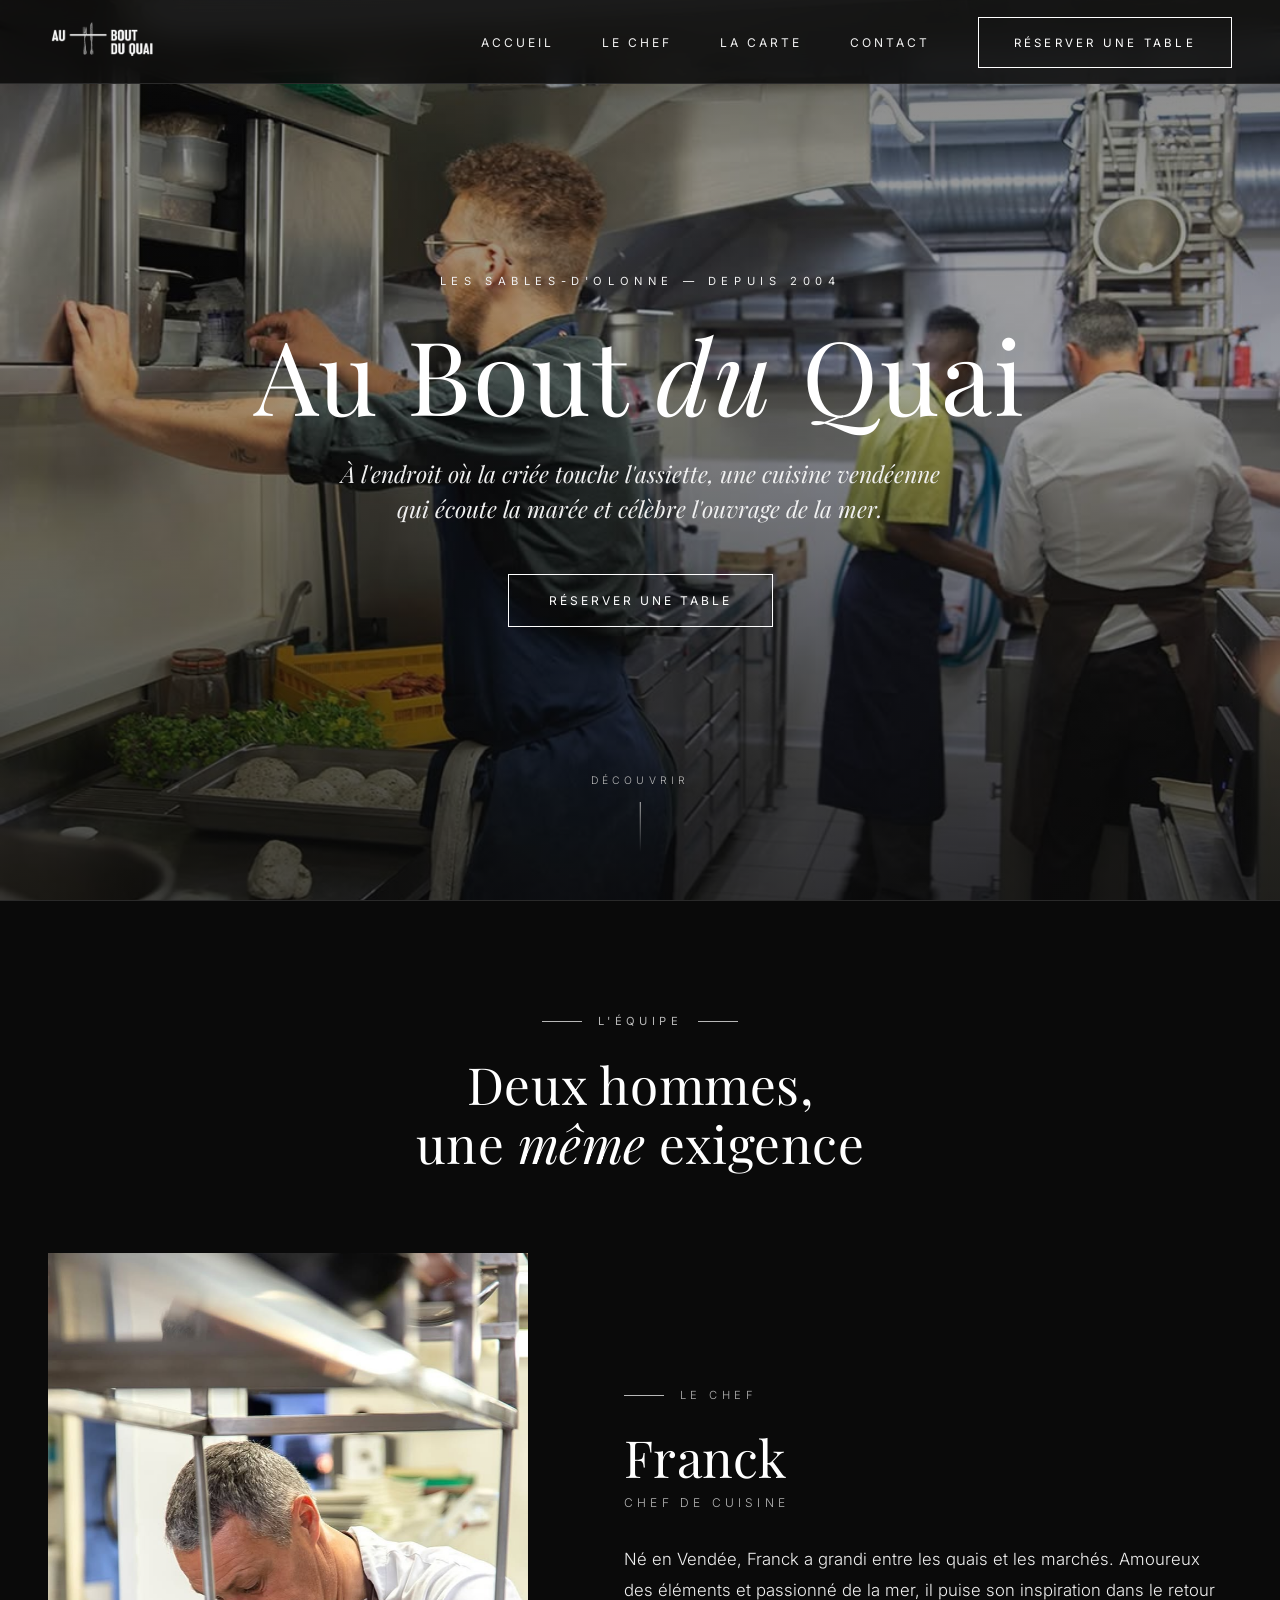
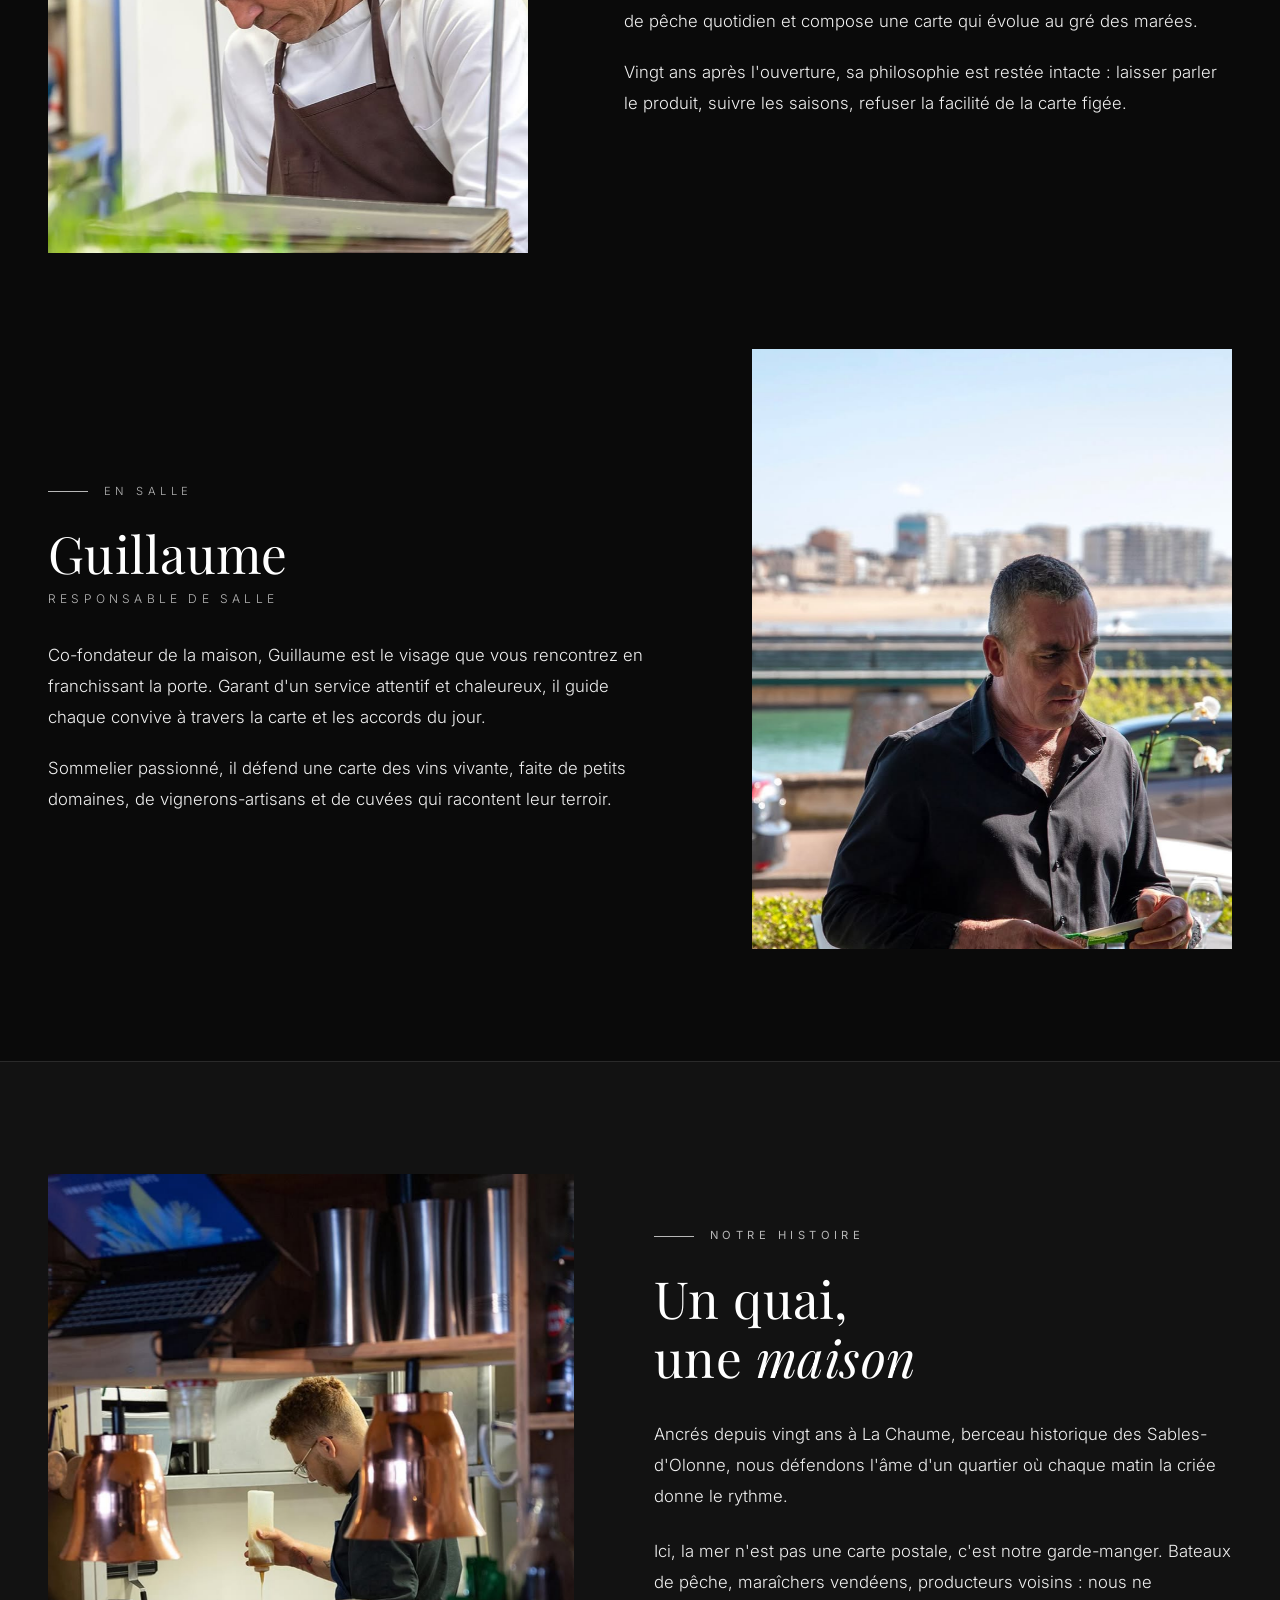
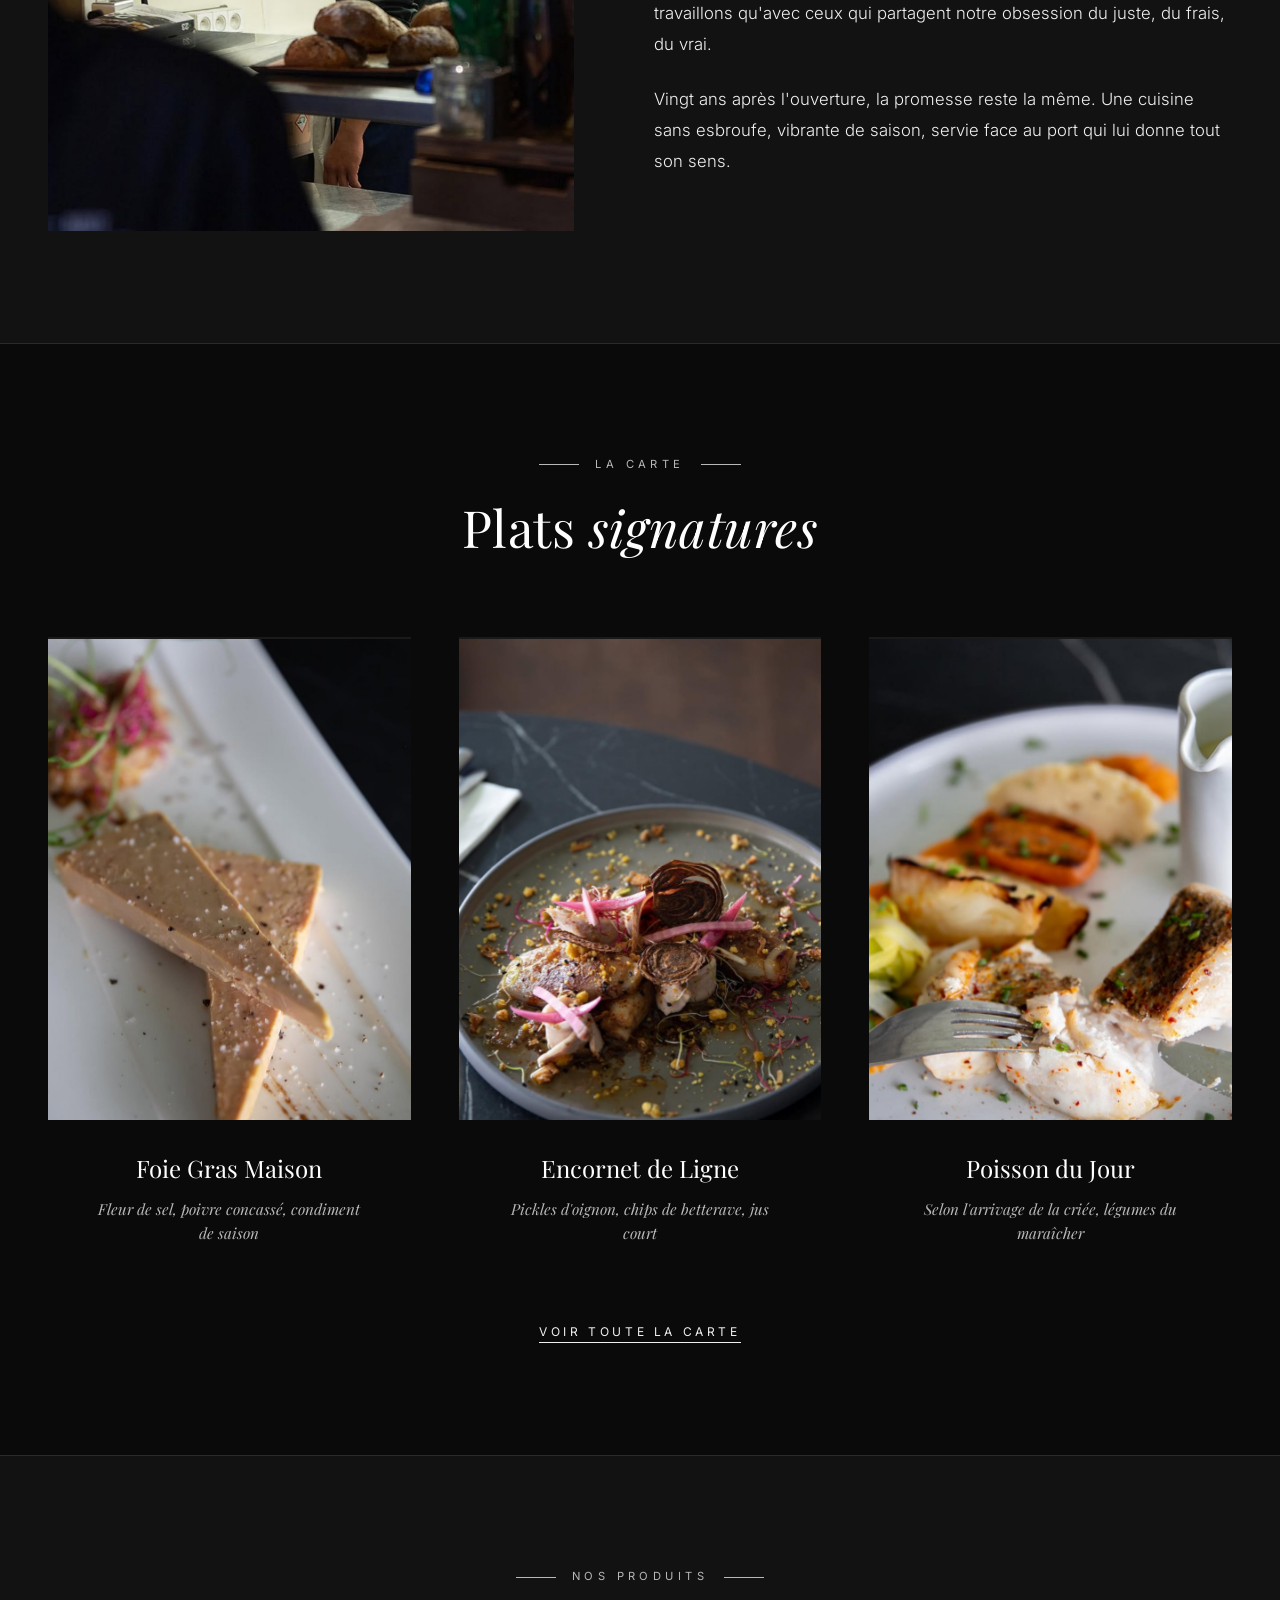
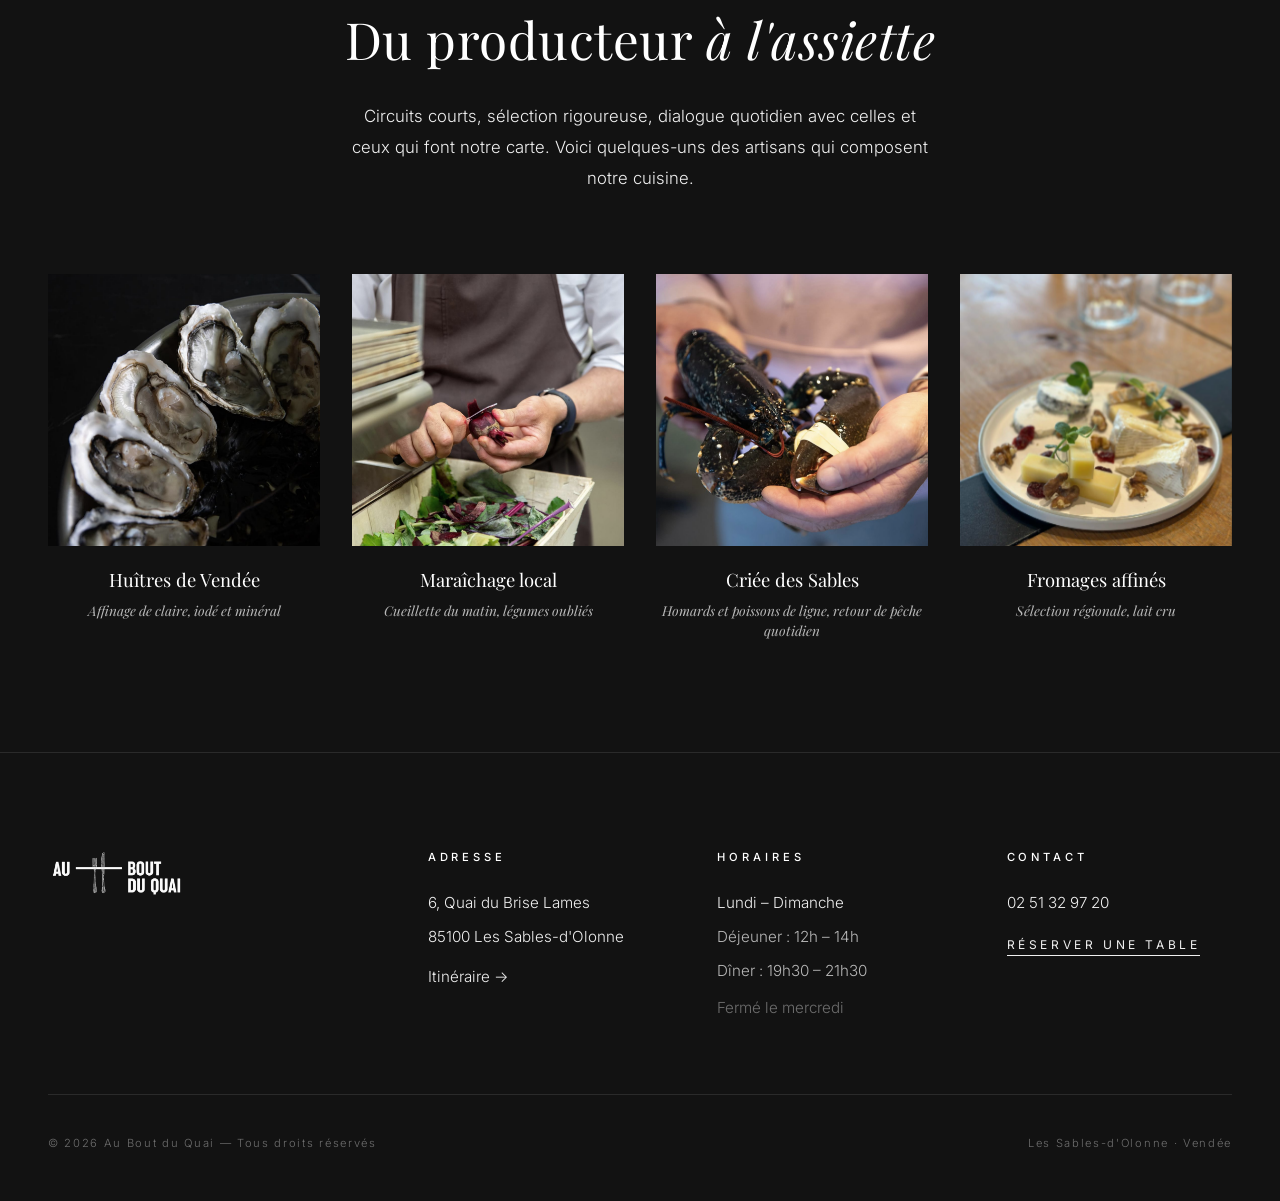
<file: index.html>
<!DOCTYPE html>
<html lang="fr">
<head>
    <meta charset="UTF-8">
    <meta name="viewport" content="width=device-width, initial-scale=1.0">
    <title>Au Bout du Quai — Restaurant Gastronomique aux Sables-d'Olonne</title>
    <meta name="description" content="Au Bout du Quai, restaurant gastronomique aux Sables-d'Olonne face au port de pêche. Cuisine de la mer, produits de la criée, terroir vendéen. Réservation 02 51 32 97 20.">
    <meta name="keywords" content="restaurant Sables d'Olonne, restaurant gastronomique Sables d'Olonne, Au Bout du Quai, poisson, fruits de mer, Vendée, port de pêche, chef Franck, restaurant Quai du Brise Lames">
    <meta name="author" content="Au Bout du Quai">
    <!-- TEMPORAIRE : bloque l'indexation Google pendant la phase démo. À retirer une fois le restaurant ok. -->
    <meta name="robots" content="noindex, nofollow">
    <meta name="geo.region" content="FR-85">
    <meta name="geo.placename" content="Les Sables-d'Olonne">
    <meta name="geo.position" content="46.4961;-1.7944">
    <meta name="ICBM" content="46.4961, -1.7944">

    <!-- Canonical -->
    <link rel="canonical" href="https://florian-teis.github.io/au-bout-du-quai/">

    <!-- Favicon SVG (avec inversion automatique noir/blanc selon thème clair/sombre) -->
    <link rel="icon" type="image/svg+xml" href="assets/favicon.svg?v=3">
    <link rel="icon" type="image/x-icon" href="assets/favicon.ico?v=3"><!-- fallback vieux navigateurs -->
    <link rel="apple-touch-icon" sizes="180x180" href="assets/apple-touch-icon.png?v=3">

    <!-- Open Graph / Facebook / WhatsApp / LinkedIn -->
    <meta property="og:type" content="restaurant.restaurant">
    <meta property="og:locale" content="fr_FR">
    <meta property="og:site_name" content="Au Bout du Quai">
    <meta property="og:url" content="https://florian-teis.github.io/au-bout-du-quai/">
    <meta property="og:title" content="Au Bout du Quai — Restaurant Gastronomique aux Sables-d'Olonne">
    <meta property="og:description" content="Cuisine de la mer face au port de pêche des Sables-d'Olonne. Produits de la criée, terroir vendéen, depuis 2004.">
    <meta property="og:image" content="https://florian-teis.github.io/au-bout-du-quai/assets/og-image.jpg">
    <meta property="og:image:secure_url" content="https://florian-teis.github.io/au-bout-du-quai/assets/og-image.jpg">
    <meta property="og:image:type" content="image/jpeg">
    <meta property="og:image:width" content="1200">
    <meta property="og:image:height" content="630">
    <meta property="og:image:alt" content="Au Bout du Quai — Restaurant gastronomique aux Sables-d'Olonne">

    <!-- Twitter Card -->
    <meta name="twitter:card" content="summary_large_image">
    <meta name="twitter:title" content="Au Bout du Quai — Restaurant Gastronomique aux Sables-d'Olonne">
    <meta name="twitter:description" content="Cuisine de la mer face au port de pêche des Sables-d'Olonne. Produits de la criée, terroir vendéen, depuis 2004.">
    <meta name="twitter:image" content="https://florian-teis.github.io/au-bout-du-quai/assets/og-image.jpg">

    <link rel="preconnect" href="https://fonts.googleapis.com">
    <link rel="preconnect" href="https://fonts.gstatic.com" crossorigin>
    <link href="https://fonts.googleapis.com/css2?family=Playfair+Display:ital,wght@0,400;0,500;0,600;1,300;1,400&family=Inter:wght@300;400;500&display=swap" rel="stylesheet">
    <link rel="stylesheet" href="styles.css">

    <!-- Schema.org Restaurant (JSON-LD) -->
    <script type="application/ld+json">
    {
      "@context": "https://schema.org",
      "@type": "Restaurant",
      "@id": "https://florian-teis.github.io/au-bout-du-quai/#restaurant",
      "name": "Au Bout du Quai",
      "alternateName": "Restaurant Au Bout du Quai",
      "description": "Restaurant gastronomique aux Sables-d'Olonne. Cuisine de la mer, produits frais de la criée et terroir vendéen face au port de pêche. Ouvert depuis 2004.",
      "image": [
        "https://florian-teis.github.io/au-bout-du-quai/assets/hero.jpg",
        "https://florian-teis.github.io/au-bout-du-quai/assets/salle.jpg",
        "https://florian-teis.github.io/au-bout-du-quai/assets/plat-1.jpg"
      ],
      "logo": "https://florian-teis.github.io/au-bout-du-quai/assets/logo.png",
      "url": "https://florian-teis.github.io/au-bout-du-quai/",
      "telephone": "+33251329720",
      "priceRange": "€€€",
      "servesCuisine": ["Française", "Gastronomique", "Poisson", "Fruits de mer"],
      "address": {
        "@type": "PostalAddress",
        "streetAddress": "6, Quai du Brise Lames",
        "addressLocality": "Les Sables-d'Olonne",
        "postalCode": "85100",
        "addressRegion": "Vendée",
        "addressCountry": "FR"
      },
      "geo": {
        "@type": "GeoCoordinates",
        "latitude": 46.4961,
        "longitude": -1.7944
      },
      "hasMap": "https://www.google.com/maps/search/?api=1&query=6+Quai+du+Brise+Lames+85100+Les+Sables-d%27Olonne",
      "openingHoursSpecification": [
        {
          "@type": "OpeningHoursSpecification",
          "dayOfWeek": ["Monday", "Tuesday", "Thursday", "Friday", "Saturday", "Sunday"],
          "opens": "12:00",
          "closes": "14:00"
        },
        {
          "@type": "OpeningHoursSpecification",
          "dayOfWeek": ["Monday", "Tuesday", "Thursday", "Friday", "Saturday", "Sunday"],
          "opens": "19:30",
          "closes": "21:30"
        }
      ],
      "acceptsReservations": "True",
      "menu": "https://florian-teis.github.io/au-bout-du-quai/carte.html",
      "foundingDate": "2004",
      "sameAs": [
        "https://www.google.com/maps/search/?api=1&query=6+Quai+du+Brise+Lames+85100+Les+Sables-d%27Olonne"
      ]
    }
    </script>
</head>
<body>

    <!-- NAVIGATION -->
    <nav class="nav">
        <a href="#" class="nav-logo" aria-label="Au Bout du Quai"><img src="assets/logo-white.png" alt="Au Bout du Quai"></a>
        <button class="nav-burger" aria-label="Menu" aria-expanded="false">
            <span></span><span></span><span></span>
        </button>
        <ul class="nav-links">
            <li><a href="#top">Accueil</a></li>
            <li><a href="chef.html">Le Chef</a></li>
            <li><a href="carte.html">La Carte</a></li>
            <li><a href="#contact">Contact</a></li>
            <li><a href="https://app.tableo.com/r/bGCK-09" target="_blank" rel="noopener noreferrer" class="btn-reserve">Réserver une table</a></li>
        </ul>
    </nav>

    <!-- HERO -->
    <header class="hero" id="top">
        <div class="hero-image has-image" id="hero-image" style="background-image: url('assets/hero.jpg');"></div>
        <div class="hero-content">
            <p class="hero-overline reveal">Les Sables-d'Olonne — Depuis 2004</p>
            <h1 class="hero-title reveal">Au Bout <em>du</em> Quai</h1>
            <p class="hero-tagline reveal">
                À l'endroit où la criée touche l'assiette, une cuisine
                vendéenne qui écoute la marée et célèbre l'ouvrage de la mer.
            </p>
            <a href="https://app.tableo.com/r/bGCK-09" target="_blank" rel="noopener noreferrer" class="btn reveal">Réserver une table</a>
        </div>
        <div class="hero-scroll">Découvrir</div>
    </header>

    <!-- L'ÉQUIPE -->
    <section class="equipe" id="equipe">
        <div class="container">
            <div class="section-header">
                <p class="section-overline center reveal">L'Équipe</p>
                <h2 class="section-title reveal">Deux hommes,<br>une <em>même</em> exigence</h2>
            </div>

            <div class="equipe-rows">
                <article class="equipe-row">
                    <div class="equipe-photo has-image img-reveal parallax-wrap" id="photo-chef">
                        <div class="parallax-img" data-parallax-img style="background-image: url('assets/chef.jpg');"></div>
                    </div>
                    <div class="equipe-content">
                        <p class="equipe-overline reveal">Le Chef</p>
                        <h3 class="equipe-name reveal">Franck</h3>
                        <p class="equipe-role reveal">Chef de cuisine</p>
                        <p class="equipe-bio reveal">
                            Né en Vendée, Franck a grandi entre les quais et les marchés.
                            Amoureux des éléments et passionné de la mer, il puise
                            son inspiration dans le retour de pêche quotidien
                            et compose une carte qui évolue au gré des marées.
                        </p>
                        <p class="equipe-bio reveal">
                            Vingt ans après l'ouverture, sa philosophie est
                            restée intacte : laisser parler le produit, suivre
                            les saisons, refuser la facilité de la carte figée.
                        </p>
                    </div>
                </article>

                <article class="equipe-row reverse">
                    <div class="equipe-photo has-image img-reveal parallax-wrap" id="photo-salle">
                        <div class="parallax-img" data-parallax-img style="background-image: url('assets/salle.jpg');"></div>
                    </div>
                    <div class="equipe-content">
                        <p class="equipe-overline reveal">En salle</p>
                        <h3 class="equipe-name reveal">Guillaume</h3>
                        <p class="equipe-role reveal">Responsable de salle</p>
                        <p class="equipe-bio reveal">
                            Co-fondateur de la maison, Guillaume est le visage
                            que vous rencontrez en franchissant la porte.
                            Garant d'un service attentif et chaleureux,
                            il guide chaque convive à travers la carte
                            et les accords du jour.
                        </p>
                        <p class="equipe-bio reveal">
                            Sommelier passionné, il défend une carte des vins
                            vivante, faite de petits domaines, de vignerons-artisans
                            et de cuvées qui racontent leur terroir.
                        </p>
                    </div>
                </article>
            </div>
        </div>
    </section>

    <!-- NOTRE HISTOIRE -->
    <section class="histoire" id="histoire">
        <div class="container">
            <div class="histoire-grid">
                <div class="histoire-image has-image img-reveal parallax-wrap" id="histoire-image">
                    <div class="parallax-img" data-parallax-img style="background-image: url('assets/histoire.jpg');"></div>
                </div>
                <div class="histoire-content">
                    <p class="section-overline reveal">Notre Histoire</p>
                    <h2 class="section-title reveal">Un quai,<br>une <em>maison</em></h2>
                    <p class="section-text reveal">
                        Ancrés depuis vingt ans à La Chaume, berceau historique
                        des Sables-d'Olonne, nous défendons l'âme d'un quartier
                        où chaque matin la criée donne le rythme.
                    </p>
                    <p class="section-text reveal">
                        Ici, la mer n'est pas une carte postale, c'est notre
                        garde-manger. Bateaux de pêche, maraîchers vendéens,
                        producteurs voisins : nous ne travaillons qu'avec ceux
                        qui partagent notre obsession du juste, du frais, du vrai.
                    </p>
                    <p class="section-text reveal">
                        Vingt ans après l'ouverture, la promesse reste la même.
                        Une cuisine sans esbroufe, vibrante de saison, servie face
                        au port qui lui donne tout son sens.
                    </p>
                </div>
            </div>
        </div>
    </section>

    <!-- PLATS SIGNATURES -->
    <section class="plats" id="plats">
        <div class="container">
            <div class="section-header">
                <p class="section-overline center reveal">La Carte</p>
                <h2 class="section-title reveal">Plats <em>signatures</em></h2>
            </div>

            <div class="plats-grid">
                <article class="plat-card reveal">
                    <div class="plat-image has-image img-reveal parallax-wrap" id="plat-1">
                        <div class="parallax-img" data-parallax-img style="background-image: url('assets/plat-1.jpg');"></div>
                    </div>
                    <h3 class="plat-name">Foie Gras Maison</h3>
                    <p class="plat-desc">Fleur de sel, poivre concassé, condiment de saison</p>
                </article>

                <article class="plat-card reveal">
                    <div class="plat-image has-image img-reveal parallax-wrap" id="plat-2">
                        <div class="parallax-img" data-parallax-img style="background-image: url('assets/plat-2.jpg');"></div>
                    </div>
                    <h3 class="plat-name">Encornet de Ligne</h3>
                    <p class="plat-desc">Pickles d'oignon, chips de betterave, jus court</p>
                </article>

                <article class="plat-card reveal">
                    <div class="plat-image has-image img-reveal parallax-wrap" id="plat-3">
                        <div class="parallax-img" data-parallax-img style="background-image: url('assets/plat-3.jpg');"></div>
                    </div>
                    <h3 class="plat-name">Poisson du Jour</h3>
                    <p class="plat-desc">Selon l'arrivage de la criée, légumes du maraîcher</p>
                </article>
            </div>

            <div class="plats-cta reveal">
                <a href="carte.html" class="link-discrete">Voir toute la carte</a>
            </div>
        </div>
    </section>

    <!-- NOS PRODUITS -->
    <section class="produits" id="produits">
        <div class="container">
            <div class="produits-intro">
                <p class="section-overline center reveal">Nos Produits</p>
                <h2 class="section-title reveal">Du producteur <em>à l'assiette</em></h2>
                <p class="section-text reveal" style="margin: 1.5rem auto 0;">
                    Circuits courts, sélection rigoureuse, dialogue quotidien
                    avec celles et ceux qui font notre carte. Voici quelques-uns
                    des artisans qui composent notre cuisine.
                </p>
            </div>

            <div class="produits-grid">
                <article class="produit-card reveal">
                    <div class="produit-image has-image img-reveal parallax-wrap" id="produit-1">
                        <div class="parallax-img" data-parallax-img style="background-image: url('assets/produit-1.jpg');"></div>
                    </div>
                    <h3 class="produit-name">Huîtres de Vendée</h3>
                    <p class="produit-tagline">Affinage de claire, iodé et minéral</p>
                </article>

                <article class="produit-card reveal">
                    <div class="produit-image has-image img-reveal parallax-wrap" id="produit-2">
                        <div class="parallax-img" data-parallax-img style="background-image: url('assets/produit-maraichage.jpg');"></div>
                    </div>
                    <h3 class="produit-name">Maraîchage local</h3>
                    <p class="produit-tagline">Cueillette du matin, légumes oubliés</p>
                </article>

                <article class="produit-card reveal">
                    <div class="produit-image has-image img-reveal parallax-wrap" id="produit-3">
                        <div class="parallax-img" data-parallax-img style="background-image: url('assets/produit-criee.jpg');"></div>
                    </div>
                    <h3 class="produit-name">Criée des Sables</h3>
                    <p class="produit-tagline">Homards et poissons de ligne, retour de pêche quotidien</p>
                </article>

                <article class="produit-card reveal">
                    <div class="produit-image has-image img-reveal parallax-wrap" id="produit-4">
                        <div class="parallax-img" data-parallax-img style="background-image: url('assets/produit-fromages.jpg');"></div>
                    </div>
                    <h3 class="produit-name">Fromages affinés</h3>
                    <p class="produit-tagline">Sélection régionale, lait cru</p>
                </article>
            </div>
        </div>
    </section>

    <!-- FOOTER / CONTACT -->
    <footer class="footer" id="contact">
        <div class="footer-grid">
            <div class="footer-brand">
                <a href="#" class="nav-logo" aria-label="Au Bout du Quai"><img src="assets/logo-white.png" alt="Au Bout du Quai"></a>
            </div>

            <div class="footer-col">
                <h4>Adresse</h4>
                <ul>
                    <li>6, Quai du Brise Lames</li>
                    <li>85100 Les Sables-d'Olonne</li>
                    <li style="margin-top: 1rem;">
                        <a href="https://www.google.com/maps/search/?api=1&query=6+Quai+du+Brise+Lames+85100+Les+Sables-d%27Olonne" target="_blank" rel="noopener">Itinéraire →</a>
                    </li>
                </ul>
            </div>

            <div class="footer-col">
                <h4>Horaires</h4>
                <ul>
                    <li>Lundi – Dimanche</li>
                    <li style="color: var(--grey-muted);">Déjeuner : 12h – 14h</li>
                    <li style="color: var(--grey-muted);">Dîner : 19h30 – 21h30</li>
                    <li style="color: var(--grey-dim); margin-top: 0.8rem;">Fermé le mercredi</li>
                </ul>
            </div>

            <div class="footer-col">
                <h4>Contact</h4>
                <ul>
                    <li><a href="tel:+33251329720">02 51 32 97 20</a></li>
                    <li style="margin-top: 1rem;">
                        <a href="https://app.tableo.com/r/bGCK-09" target="_blank" rel="noopener noreferrer" class="link-discrete">Réserver une table</a>
                    </li>
                </ul>
            </div>
        </div>

        <div class="footer-bottom">
            <p>© 2026 Au Bout du Quai — Tous droits réservés</p>
            <p>Les Sables-d'Olonne · Vendée</p>
        </div>
    </footer>

    <script>
        // Navbar background on scroll
        const nav = document.querySelector('.nav');
        const setNavBg = () => {
            nav.style.background = window.scrollY > 60
                ? 'rgba(10, 10, 10, 0.95)'
                : 'rgba(10, 10, 10, 0.85)';
        };
        window.addEventListener('scroll', setNavBg);
        setNavBg();

        // Burger menu
        const burger = document.querySelector('.nav-burger');
        const links = document.querySelector('.nav-links');
        burger.addEventListener('click', () => {
            const open = links.classList.toggle('open');
            burger.classList.toggle('open', open);
            burger.setAttribute('aria-expanded', open);
            document.body.style.overflow = open ? 'hidden' : '';
        });
        links.querySelectorAll('a').forEach(a => {
            a.addEventListener('click', () => {
                links.classList.remove('open');
                burger.classList.remove('open');
                document.body.style.overflow = '';
            });
        });

        // Reveal on scroll — for both .reveal and .img-reveal
        const observer = new IntersectionObserver((entries) => {
            entries.forEach(entry => {
                if (entry.isIntersecting) {
                    entry.target.classList.add('visible');
                    observer.unobserve(entry.target);
                }
            });
        }, { threshold: 0.12, rootMargin: '0px 0px -50px 0px' });
        document.querySelectorAll('.reveal, .img-reveal').forEach(el => observer.observe(el));

        // Parallax on images — Hortus-style subtle vertical shift on scroll
        const parallaxImages = document.querySelectorAll('[data-parallax-img]');
        let parallaxTicking = false;

        function applyParallax() {
            const viewportH = window.innerHeight;
            parallaxImages.forEach(img => {
                const wrap = img.parentElement;
                const rect = wrap.getBoundingClientRect();
                if (rect.bottom > -200 && rect.top < viewportH + 200) {
                    // Position of wrap center relative to viewport center, normalized -1..1
                    const wrapCenter = rect.top + rect.height / 2;
                    const screenCenter = viewportH / 2;
                    const progress = (wrapCenter - screenCenter) / (viewportH / 2 + rect.height / 2);
                    // Shift image -12% to +12% relative to its own 124% height = -7.4% .. +7.4%
                    const shift = -progress * 8;
                    img.style.transform = `translate3d(0, ${shift}%, 0)`;
                }
            });
            parallaxTicking = false;
        }

        window.addEventListener('scroll', () => {
            if (!parallaxTicking) {
                window.requestAnimationFrame(applyParallax);
                parallaxTicking = true;
            }
        }, { passive: true });
        applyParallax();
    </script>

    <script src="reservation.js"></script>

</body>
</html>
</file>
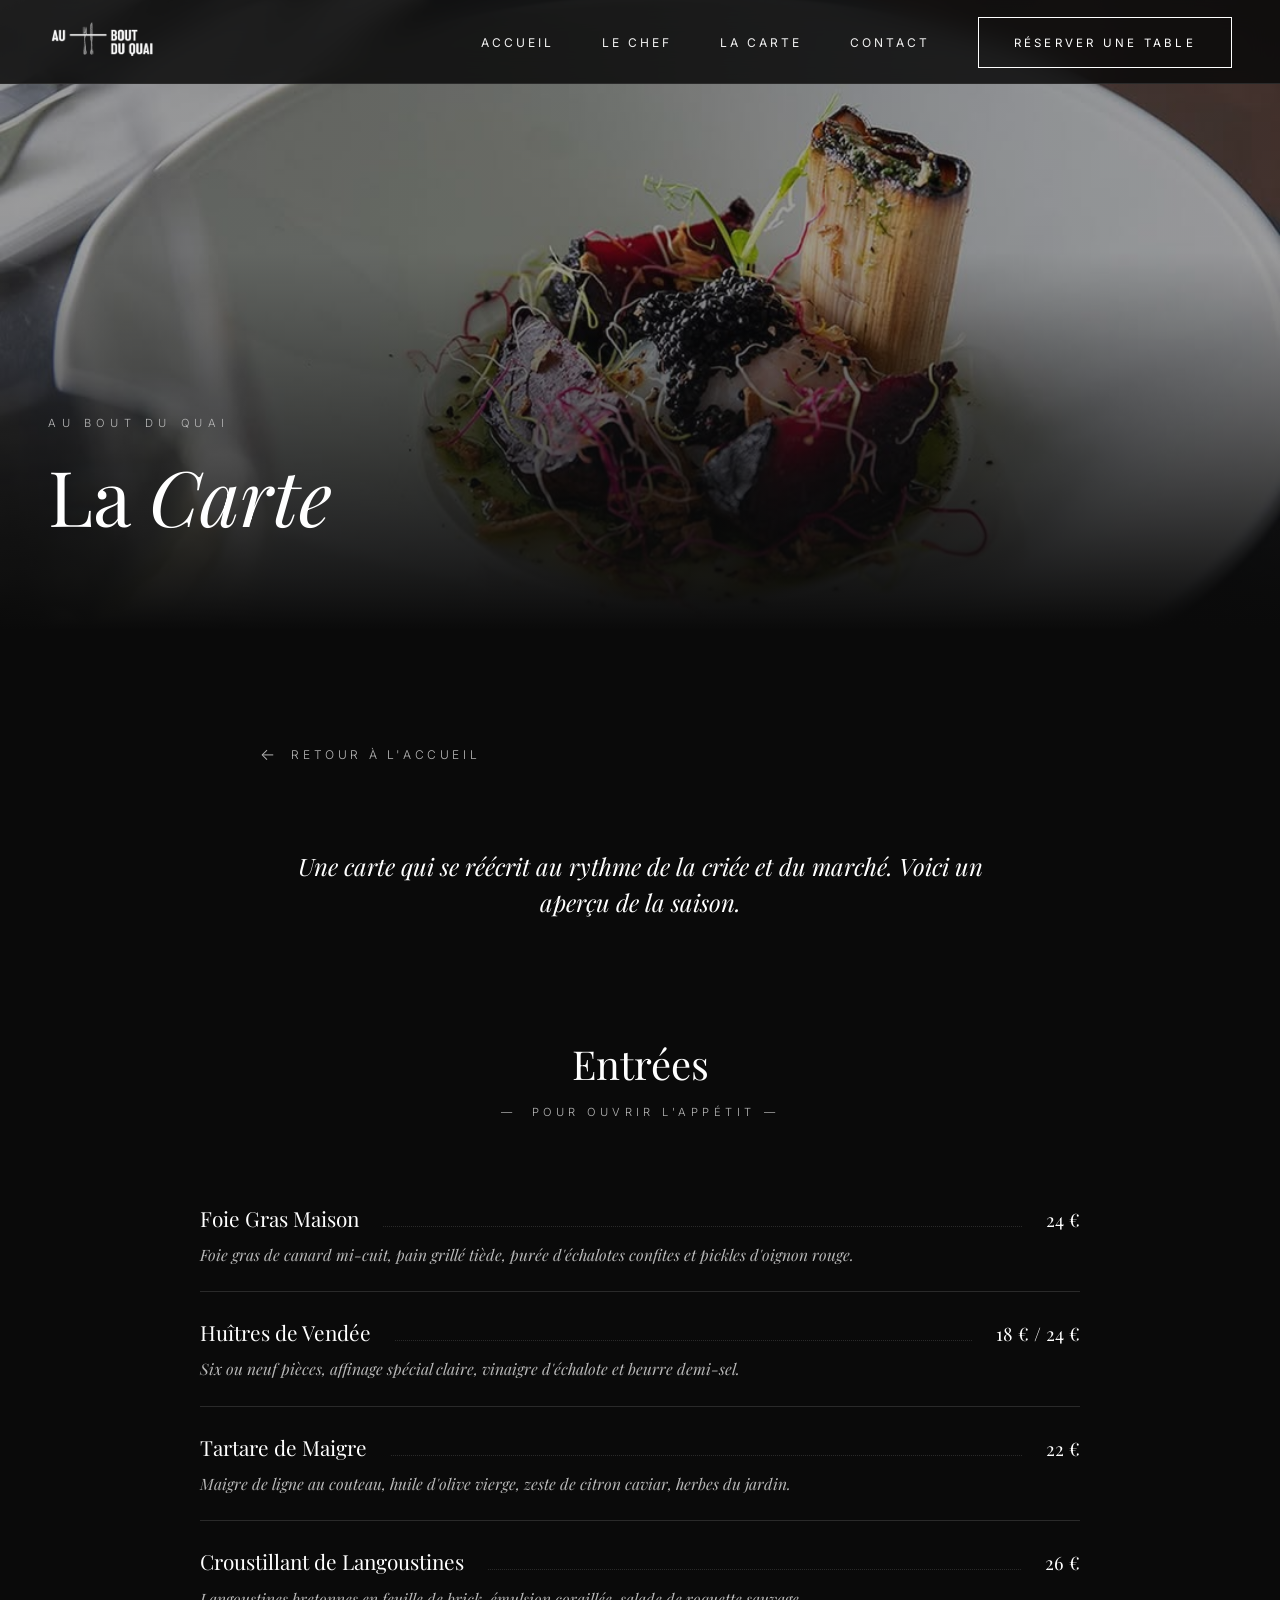
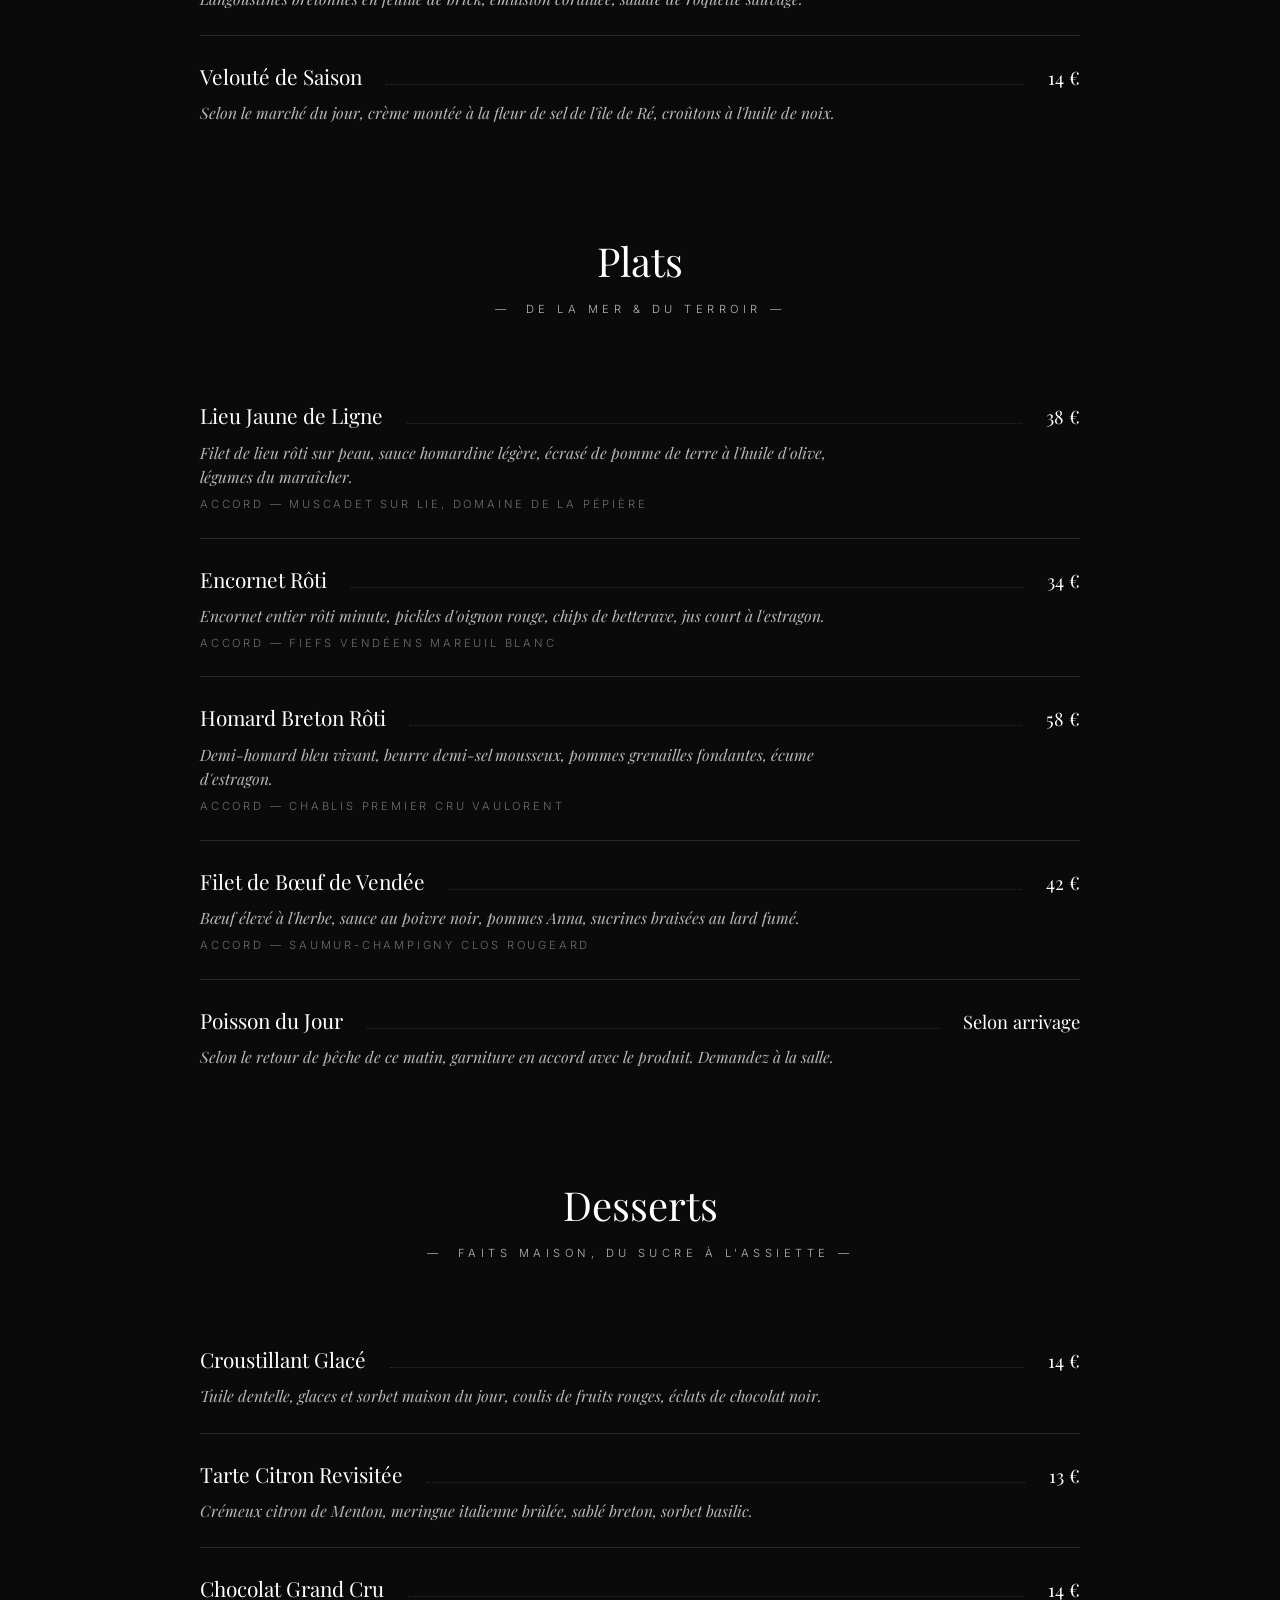
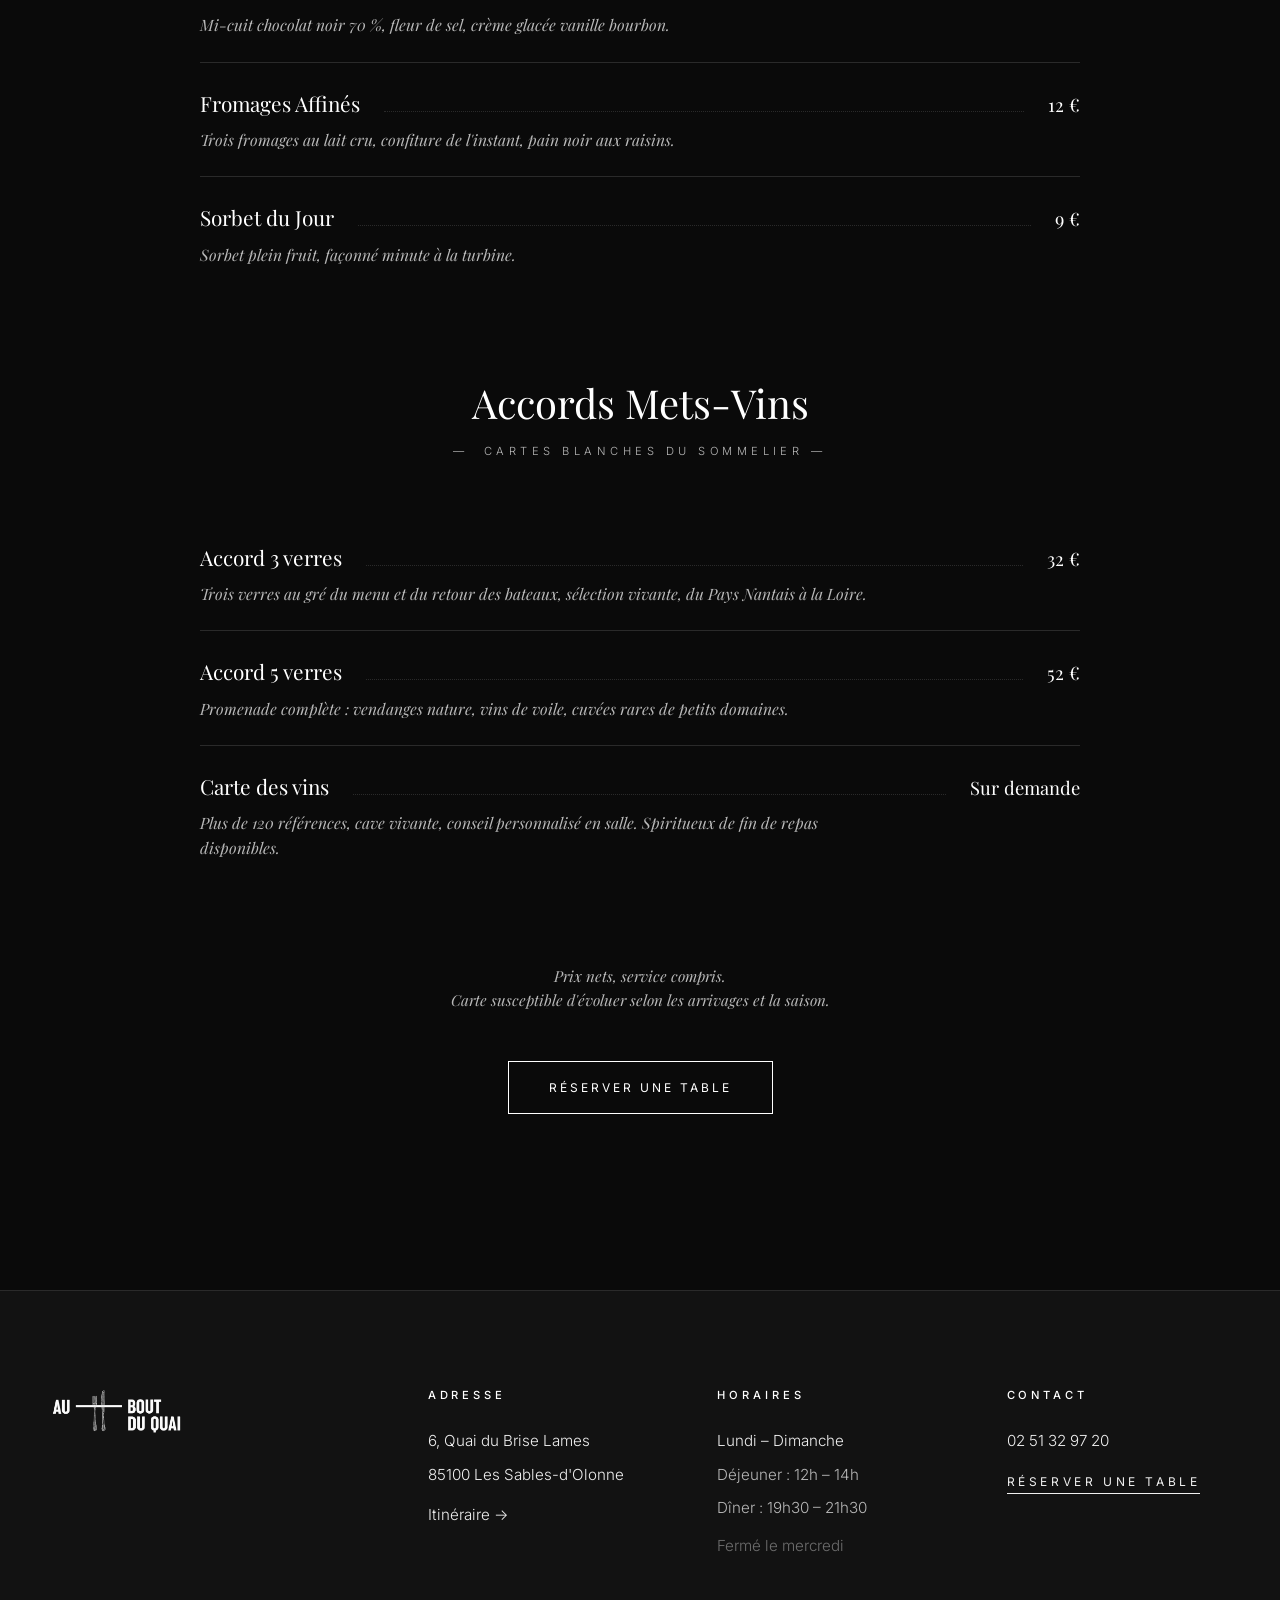
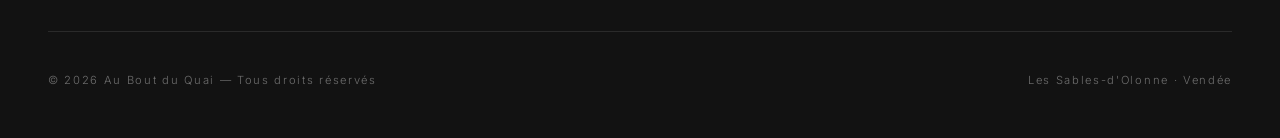
<file: carte.html>
<!DOCTYPE html>
<html lang="fr">
<head>
    <meta charset="UTF-8">
    <meta name="viewport" content="width=device-width, initial-scale=1.0">
    <title>La Carte — Au Bout du Quai, Restaurant Sables-d'Olonne</title>
    <meta name="description" content="Découvrez la carte gastronomique d'Au Bout du Quai aux Sables-d'Olonne : entrées, plats de la mer, desserts et accords mets-vins. Produits frais de la criée.">
    <meta name="keywords" content="carte restaurant Sables d'Olonne, menu gastronomique, Au Bout du Quai, poisson, fruits de mer, accords mets vins, criée">
    <meta name="author" content="Au Bout du Quai">
    <!-- TEMPORAIRE : bloque l'indexation Google pendant la phase démo. À retirer une fois le restaurant ok. -->
    <meta name="robots" content="noindex, nofollow">

    <link rel="canonical" href="https://florian-teis.github.io/au-bout-du-quai/carte.html">

    <link rel="icon" type="image/svg+xml" href="assets/favicon.svg?v=3">
    <link rel="icon" type="image/x-icon" href="assets/favicon.ico?v=3">
    <link rel="apple-touch-icon" sizes="180x180" href="assets/apple-touch-icon.png?v=3">

    <!-- Open Graph -->
    <meta property="og:type" content="website">
    <meta property="og:locale" content="fr_FR">
    <meta property="og:site_name" content="Au Bout du Quai">
    <meta property="og:url" content="https://florian-teis.github.io/au-bout-du-quai/carte.html">
    <meta property="og:title" content="La Carte — Au Bout du Quai, Restaurant Sables-d'Olonne">
    <meta property="og:description" content="Entrées, plats de la mer, desserts et accords mets-vins. Produits frais de la criée des Sables-d'Olonne.">
    <meta property="og:image" content="https://florian-teis.github.io/au-bout-du-quai/assets/og-image.jpg">
    <meta property="og:image:secure_url" content="https://florian-teis.github.io/au-bout-du-quai/assets/og-image.jpg">
    <meta property="og:image:type" content="image/jpeg">
    <meta property="og:image:width" content="1200">
    <meta property="og:image:height" content="630">
    <meta property="og:image:alt" content="Au Bout du Quai — Restaurant aux Sables-d'Olonne">

    <!-- Twitter Card -->
    <meta name="twitter:card" content="summary_large_image">
    <meta name="twitter:title" content="La Carte — Au Bout du Quai">
    <meta name="twitter:description" content="Entrées, plats de la mer, desserts et accords mets-vins aux Sables-d'Olonne.">
    <meta name="twitter:image" content="https://florian-teis.github.io/au-bout-du-quai/assets/og-image.jpg">

    <link rel="preconnect" href="https://fonts.googleapis.com">
    <link rel="preconnect" href="https://fonts.gstatic.com" crossorigin>
    <link href="https://fonts.googleapis.com/css2?family=Playfair+Display:ital,wght@0,400;0,500;0,600;1,300;1,400&family=Inter:wght@300;400;500&display=swap" rel="stylesheet">
    <link rel="stylesheet" href="styles.css">

    <!-- Schema.org Menu + Breadcrumb -->
    <script type="application/ld+json">
    {
      "@context": "https://schema.org",
      "@type": "Menu",
      "name": "Carte — Au Bout du Quai",
      "inLanguage": "fr",
      "provider": {
        "@type": "Restaurant",
        "name": "Au Bout du Quai",
        "url": "https://florian-teis.github.io/au-bout-du-quai/",
        "address": {
          "@type": "PostalAddress",
          "streetAddress": "6, Quai du Brise Lames",
          "addressLocality": "Les Sables-d'Olonne",
          "postalCode": "85100",
          "addressCountry": "FR"
        }
      }
    }
    </script>
    <script type="application/ld+json">
    {
      "@context": "https://schema.org",
      "@type": "BreadcrumbList",
      "itemListElement": [
        {"@type": "ListItem", "position": 1, "name": "Accueil", "item": "https://florian-teis.github.io/au-bout-du-quai/"},
        {"@type": "ListItem", "position": 2, "name": "La Carte", "item": "https://florian-teis.github.io/au-bout-du-quai/carte.html"}
      ]
    }
    </script>
</head>
<body>

    <!-- NAVIGATION -->
    <nav class="nav">
        <a href="index.html" class="nav-logo" aria-label="Au Bout du Quai"><img src="assets/logo-white.png" alt="Au Bout du Quai"></a>
        <button class="nav-burger" aria-label="Menu" aria-expanded="false">
            <span></span><span></span><span></span>
        </button>
        <ul class="nav-links">
            <li><a href="index.html">Accueil</a></li>
            <li><a href="chef.html">Le Chef</a></li>
            <li><a href="carte.html">La Carte</a></li>
            <li><a href="index.html#contact">Contact</a></li>
            <li><a href="https://app.tableo.com/r/bGCK-09" target="_blank" rel="noopener noreferrer" class="btn-reserve">Réserver une table</a></li>
        </ul>
    </nav>

    <!-- SUB-HERO -->
    <header class="subhero">
        <div class="subhero-image has-image" style="background-image: url('assets/carte-hero.jpg');"></div>
        <div class="subhero-content">
            <p class="subhero-overline reveal">Au Bout du Quai</p>
            <h1 class="subhero-title reveal">La <em>Carte</em></h1>
        </div>
    </header>

    <!-- CARTE -->
    <section>
        <div class="long-content">
            <a href="index.html" class="back-link">Retour à l'accueil</a>

            <p class="lead reveal" style="text-align: center;">
                Une carte qui se réécrit au rythme de la criée
                et du marché. Voici un aperçu de la saison.
            </p>
        </div>

        <div class="menu-section">

            <!-- ENTRÉES -->
            <div class="menu-category reveal">
                <h2 class="menu-cat-title">Entrées</h2>
                <p class="menu-cat-sub">Pour ouvrir l'appétit</p>

                <div class="menu-item">
                    <div class="menu-item-head">
                        <span class="menu-item-name">Foie Gras Maison</span>
                        <span class="menu-item-dots"></span>
                        <span class="menu-item-price">24 €</span>
                    </div>
                    <p class="menu-item-desc">
                        Foie gras de canard mi-cuit, pain grillé tiède,
                        purée d'échalotes confites et pickles d'oignon rouge.
                    </p>
                </div>

                <div class="menu-item">
                    <div class="menu-item-head">
                        <span class="menu-item-name">Huîtres de Vendée</span>
                        <span class="menu-item-dots"></span>
                        <span class="menu-item-price">18 € / 24 €</span>
                    </div>
                    <p class="menu-item-desc">
                        Six ou neuf pièces, affinage spécial claire,
                        vinaigre d'échalote et beurre demi-sel.
                    </p>
                </div>

                <div class="menu-item">
                    <div class="menu-item-head">
                        <span class="menu-item-name">Tartare de Maigre</span>
                        <span class="menu-item-dots"></span>
                        <span class="menu-item-price">22 €</span>
                    </div>
                    <p class="menu-item-desc">
                        Maigre de ligne au couteau, huile d'olive vierge,
                        zeste de citron caviar, herbes du jardin.
                    </p>
                </div>

                <div class="menu-item">
                    <div class="menu-item-head">
                        <span class="menu-item-name">Croustillant de Langoustines</span>
                        <span class="menu-item-dots"></span>
                        <span class="menu-item-price">26 €</span>
                    </div>
                    <p class="menu-item-desc">
                        Langoustines bretonnes en feuille de brick,
                        émulsion coraillée, salade de roquette sauvage.
                    </p>
                </div>

                <div class="menu-item">
                    <div class="menu-item-head">
                        <span class="menu-item-name">Velouté de Saison</span>
                        <span class="menu-item-dots"></span>
                        <span class="menu-item-price">14 €</span>
                    </div>
                    <p class="menu-item-desc">
                        Selon le marché du jour, crème montée à la fleur
                        de sel de l'île de Ré, croûtons à l'huile de noix.
                    </p>
                </div>
            </div>

            <!-- PLATS -->
            <div class="menu-category reveal">
                <h2 class="menu-cat-title">Plats</h2>
                <p class="menu-cat-sub">De la mer & du terroir</p>

                <div class="menu-item">
                    <div class="menu-item-head">
                        <span class="menu-item-name">Lieu Jaune de Ligne</span>
                        <span class="menu-item-dots"></span>
                        <span class="menu-item-price">38 €</span>
                    </div>
                    <p class="menu-item-desc">
                        Filet de lieu rôti sur peau, sauce homardine légère,
                        écrasé de pomme de terre à l'huile d'olive, légumes du maraîcher.
                    </p>
                    <p class="menu-pairing">Accord — Muscadet sur Lie, Domaine de la Pépière</p>
                </div>

                <div class="menu-item">
                    <div class="menu-item-head">
                        <span class="menu-item-name">Encornet Rôti</span>
                        <span class="menu-item-dots"></span>
                        <span class="menu-item-price">34 €</span>
                    </div>
                    <p class="menu-item-desc">
                        Encornet entier rôti minute, pickles d'oignon rouge,
                        chips de betterave, jus court à l'estragon.
                    </p>
                    <p class="menu-pairing">Accord — Fiefs Vendéens Mareuil blanc</p>
                </div>

                <div class="menu-item">
                    <div class="menu-item-head">
                        <span class="menu-item-name">Homard Breton Rôti</span>
                        <span class="menu-item-dots"></span>
                        <span class="menu-item-price">58 €</span>
                    </div>
                    <p class="menu-item-desc">
                        Demi-homard bleu vivant, beurre demi-sel mousseux,
                        pommes grenailles fondantes, écume d'estragon.
                    </p>
                    <p class="menu-pairing">Accord — Chablis Premier Cru Vaulorent</p>
                </div>

                <div class="menu-item">
                    <div class="menu-item-head">
                        <span class="menu-item-name">Filet de Bœuf de Vendée</span>
                        <span class="menu-item-dots"></span>
                        <span class="menu-item-price">42 €</span>
                    </div>
                    <p class="menu-item-desc">
                        Bœuf élevé à l'herbe, sauce au poivre noir,
                        pommes Anna, sucrines braisées au lard fumé.
                    </p>
                    <p class="menu-pairing">Accord — Saumur-Champigny Clos Rougeard</p>
                </div>

                <div class="menu-item">
                    <div class="menu-item-head">
                        <span class="menu-item-name">Poisson du Jour</span>
                        <span class="menu-item-dots"></span>
                        <span class="menu-item-price">Selon arrivage</span>
                    </div>
                    <p class="menu-item-desc">
                        Selon le retour de pêche de ce matin,
                        garniture en accord avec le produit. Demandez à la salle.
                    </p>
                </div>
            </div>

            <!-- DESSERTS -->
            <div class="menu-category reveal">
                <h2 class="menu-cat-title">Desserts</h2>
                <p class="menu-cat-sub">Faits maison, du sucre à l'assiette</p>

                <div class="menu-item">
                    <div class="menu-item-head">
                        <span class="menu-item-name">Croustillant Glacé</span>
                        <span class="menu-item-dots"></span>
                        <span class="menu-item-price">14 €</span>
                    </div>
                    <p class="menu-item-desc">
                        Tuile dentelle, glaces et sorbet maison du jour,
                        coulis de fruits rouges, éclats de chocolat noir.
                    </p>
                </div>

                <div class="menu-item">
                    <div class="menu-item-head">
                        <span class="menu-item-name">Tarte Citron Revisitée</span>
                        <span class="menu-item-dots"></span>
                        <span class="menu-item-price">13 €</span>
                    </div>
                    <p class="menu-item-desc">
                        Crémeux citron de Menton, meringue italienne brûlée,
                        sablé breton, sorbet basilic.
                    </p>
                </div>

                <div class="menu-item">
                    <div class="menu-item-head">
                        <span class="menu-item-name">Chocolat Grand Cru</span>
                        <span class="menu-item-dots"></span>
                        <span class="menu-item-price">14 €</span>
                    </div>
                    <p class="menu-item-desc">
                        Mi-cuit chocolat noir 70 %, fleur de sel,
                        crème glacée vanille bourbon.
                    </p>
                </div>

                <div class="menu-item">
                    <div class="menu-item-head">
                        <span class="menu-item-name">Fromages Affinés</span>
                        <span class="menu-item-dots"></span>
                        <span class="menu-item-price">12 €</span>
                    </div>
                    <p class="menu-item-desc">
                        Trois fromages au lait cru, confiture de l'instant,
                        pain noir aux raisins.
                    </p>
                </div>

                <div class="menu-item">
                    <div class="menu-item-head">
                        <span class="menu-item-name">Sorbet du Jour</span>
                        <span class="menu-item-dots"></span>
                        <span class="menu-item-price">9 €</span>
                    </div>
                    <p class="menu-item-desc">
                        Sorbet plein fruit, façonné minute à la turbine.
                    </p>
                </div>
            </div>

            <!-- ACCORDS METS-VINS -->
            <div class="menu-category reveal">
                <h2 class="menu-cat-title">Accords Mets-Vins</h2>
                <p class="menu-cat-sub">Cartes blanches du sommelier</p>

                <div class="menu-item">
                    <div class="menu-item-head">
                        <span class="menu-item-name">Accord 3 verres</span>
                        <span class="menu-item-dots"></span>
                        <span class="menu-item-price">32 €</span>
                    </div>
                    <p class="menu-item-desc">
                        Trois verres au gré du menu et du retour des bateaux,
                        sélection vivante, du Pays Nantais à la Loire.
                    </p>
                </div>

                <div class="menu-item">
                    <div class="menu-item-head">
                        <span class="menu-item-name">Accord 5 verres</span>
                        <span class="menu-item-dots"></span>
                        <span class="menu-item-price">52 €</span>
                    </div>
                    <p class="menu-item-desc">
                        Promenade complète : vendanges nature, vins de voile,
                        cuvées rares de petits domaines.
                    </p>
                </div>

                <div class="menu-item">
                    <div class="menu-item-head">
                        <span class="menu-item-name">Carte des vins</span>
                        <span class="menu-item-dots"></span>
                        <span class="menu-item-price">Sur demande</span>
                    </div>
                    <p class="menu-item-desc">
                        Plus de 120 références, cave vivante, conseil personnalisé
                        en salle. Spiritueux de fin de repas disponibles.
                    </p>
                </div>
            </div>

            <p class="reveal" style="text-align: center; margin-top: 4rem; font-family: var(--serif); font-style: italic; color: var(--grey-muted); font-size: 0.95rem;">
                Prix nets, service compris.<br>
                Carte susceptible d'évoluer selon les arrivages et la saison.
            </p>

            <p class="reveal" style="text-align: center; margin-top: 3rem;">
                <a href="https://app.tableo.com/r/bGCK-09" target="_blank" rel="noopener noreferrer" class="btn">Réserver une table</a>
            </p>
        </div>
    </section>

    <!-- FOOTER -->
    <footer class="footer">
        <div class="footer-grid">
            <div class="footer-brand">
                <a href="index.html" class="nav-logo" aria-label="Au Bout du Quai"><img src="assets/logo-white.png" alt="Au Bout du Quai"></a>
            </div>
            <div class="footer-col">
                <h4>Adresse</h4>
                <ul>
                    <li>6, Quai du Brise Lames</li>
                    <li>85100 Les Sables-d'Olonne</li>
                    <li style="margin-top: 1rem;">
                        <a href="https://www.google.com/maps/search/?api=1&query=6+Quai+du+Brise+Lames+85100+Les+Sables-d%27Olonne" target="_blank" rel="noopener">Itinéraire →</a>
                    </li>
                </ul>
            </div>
            <div class="footer-col">
                <h4>Horaires</h4>
                <ul>
                    <li>Lundi – Dimanche</li>
                    <li style="color: var(--grey-muted);">Déjeuner : 12h – 14h</li>
                    <li style="color: var(--grey-muted);">Dîner : 19h30 – 21h30</li>
                    <li style="color: var(--grey-dim); margin-top: 0.8rem;">Fermé le mercredi</li>
                </ul>
            </div>
            <div class="footer-col">
                <h4>Contact</h4>
                <ul>
                    <li><a href="tel:+33251329720">02 51 32 97 20</a></li>
                    <li style="margin-top: 1rem;">
                        <a href="https://app.tableo.com/r/bGCK-09" target="_blank" rel="noopener noreferrer" class="link-discrete">Réserver une table</a>
                    </li>
                </ul>
            </div>
        </div>
        <div class="footer-bottom">
            <p>© 2026 Au Bout du Quai — Tous droits réservés</p>
            <p>Les Sables-d'Olonne · Vendée</p>
        </div>
    </footer>

    <script>
        const burger = document.querySelector('.nav-burger');
        const links = document.querySelector('.nav-links');
        burger.addEventListener('click', () => {
            const open = links.classList.toggle('open');
            burger.classList.toggle('open', open);
            burger.setAttribute('aria-expanded', open);
            document.body.style.overflow = open ? 'hidden' : '';
        });
        const observer = new IntersectionObserver((entries) => {
            entries.forEach(entry => {
                if (entry.isIntersecting) {
                    entry.target.classList.add('visible');
                    observer.unobserve(entry.target);
                }
            });
        }, { threshold: 0.1, rootMargin: '0px 0px -30px 0px' });
        document.querySelectorAll('.reveal').forEach(el => observer.observe(el));
    </script>
    <script src="reservation.js"></script>
</body>
</html>
</file>
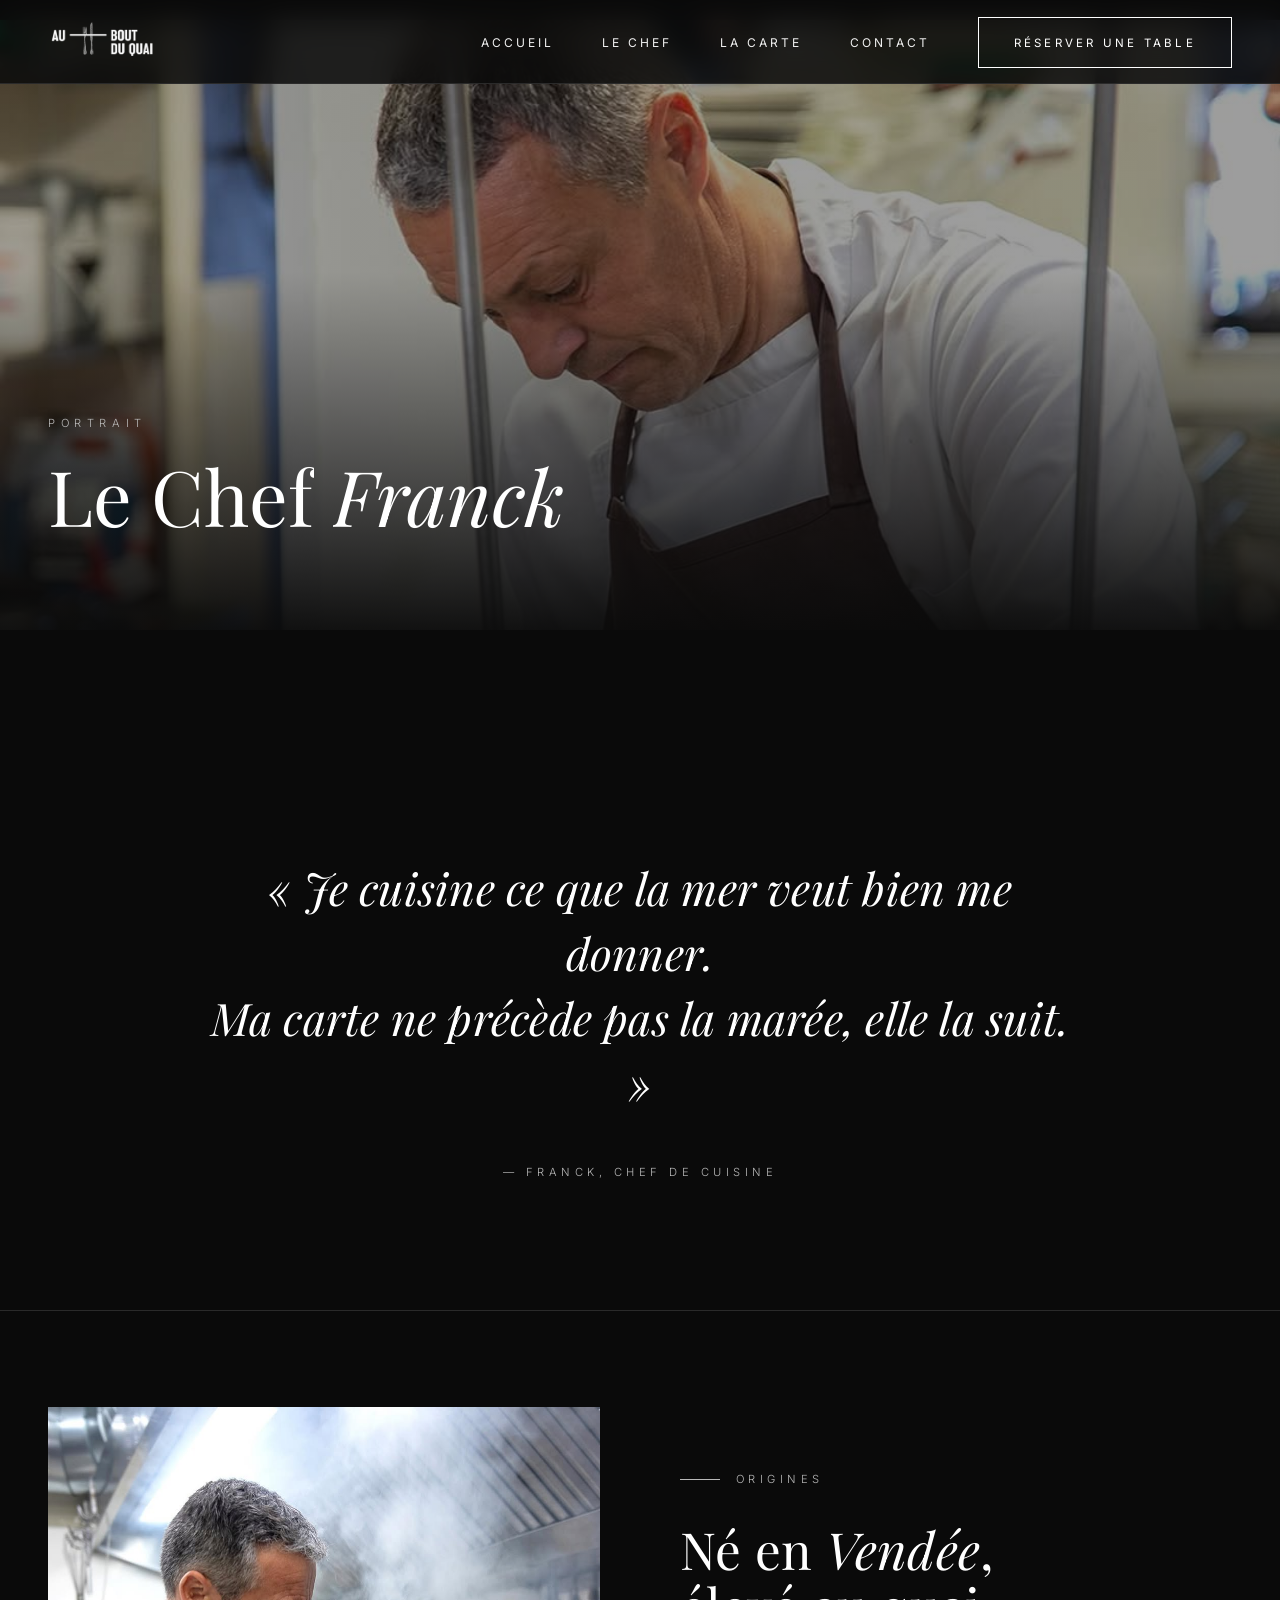
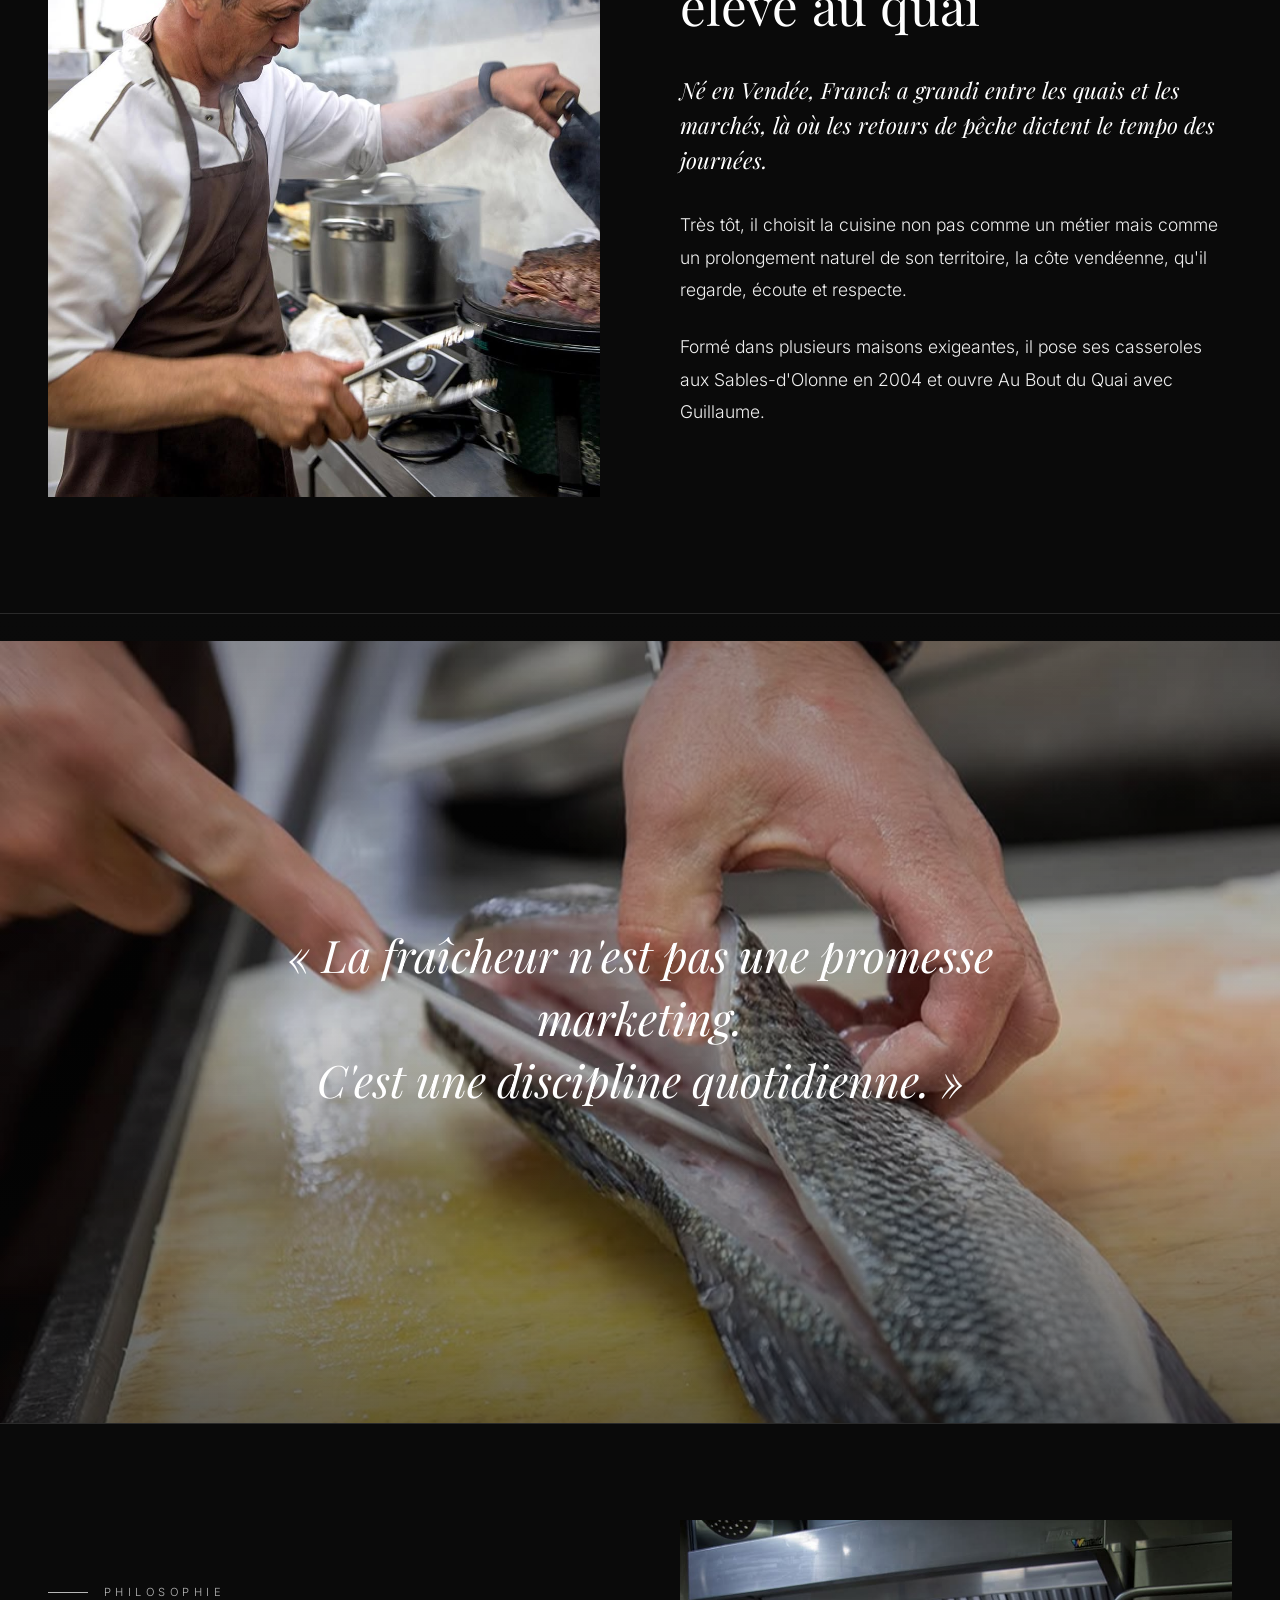
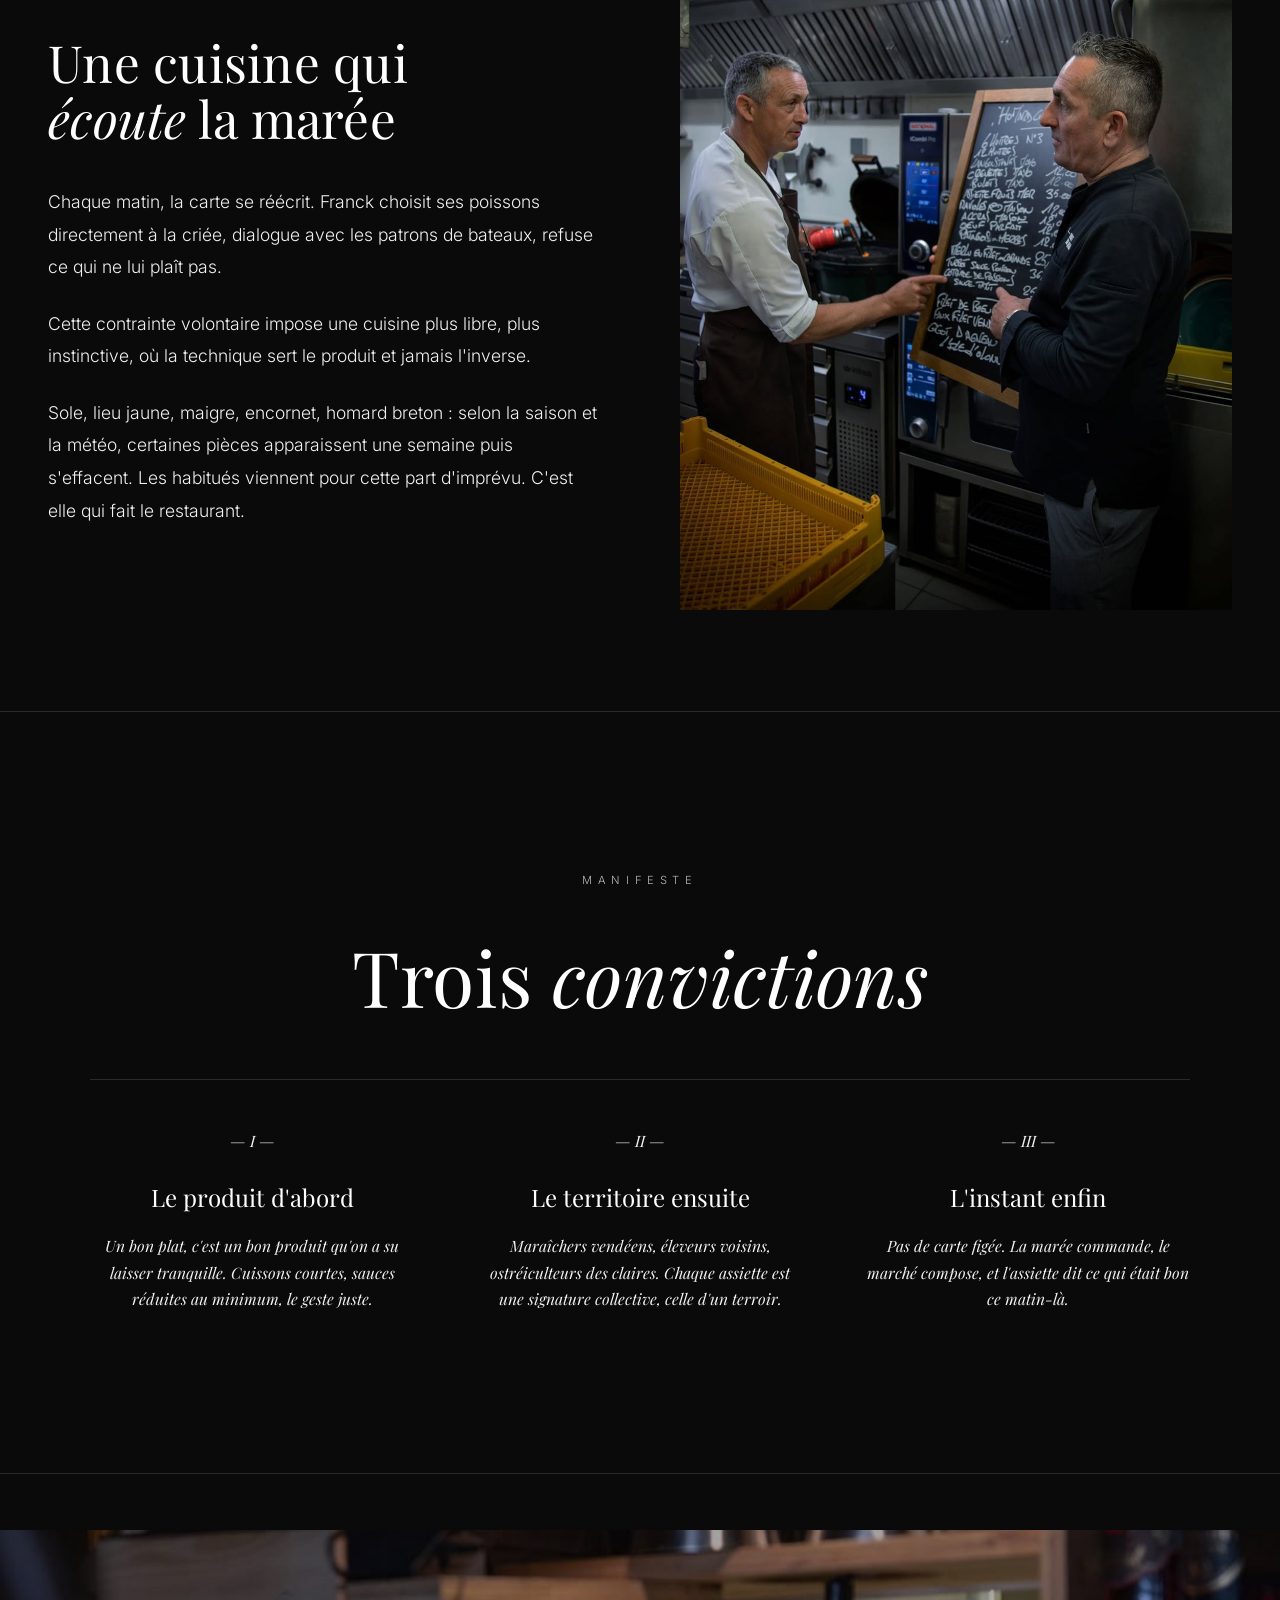
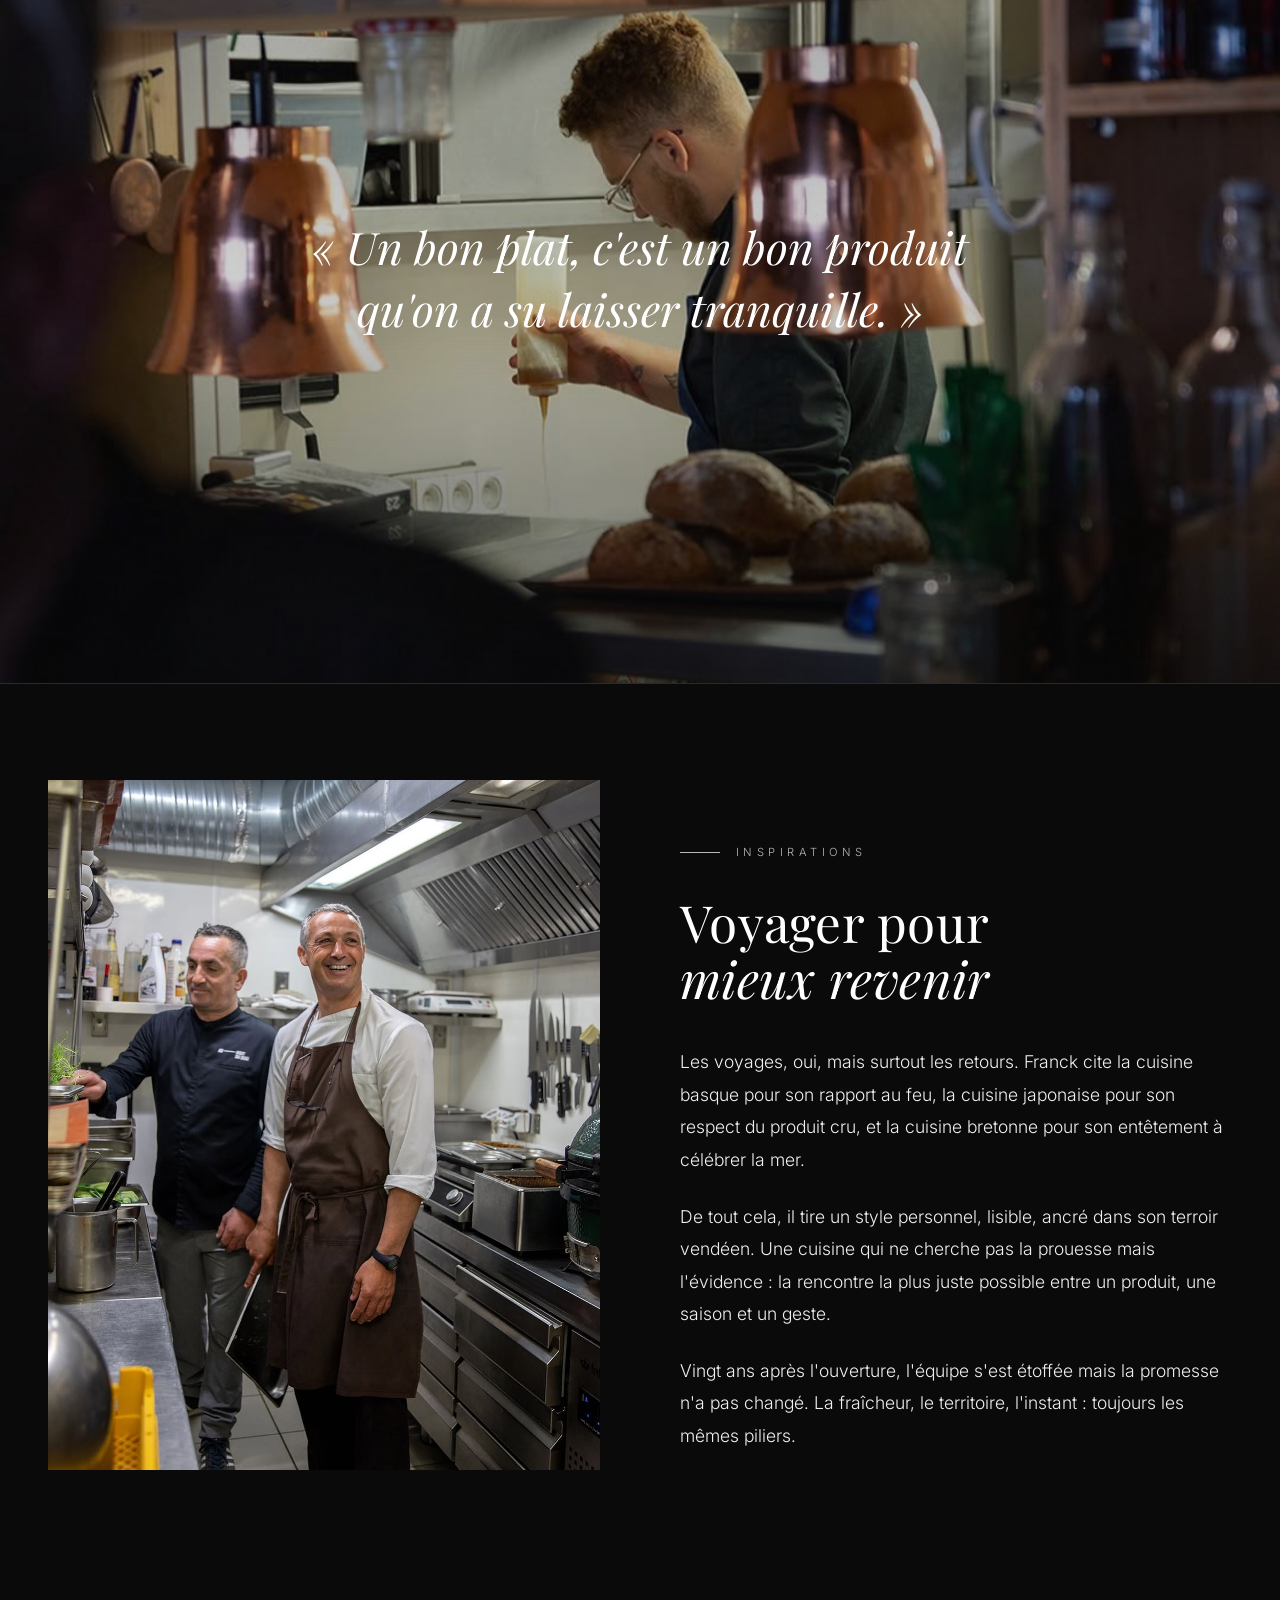
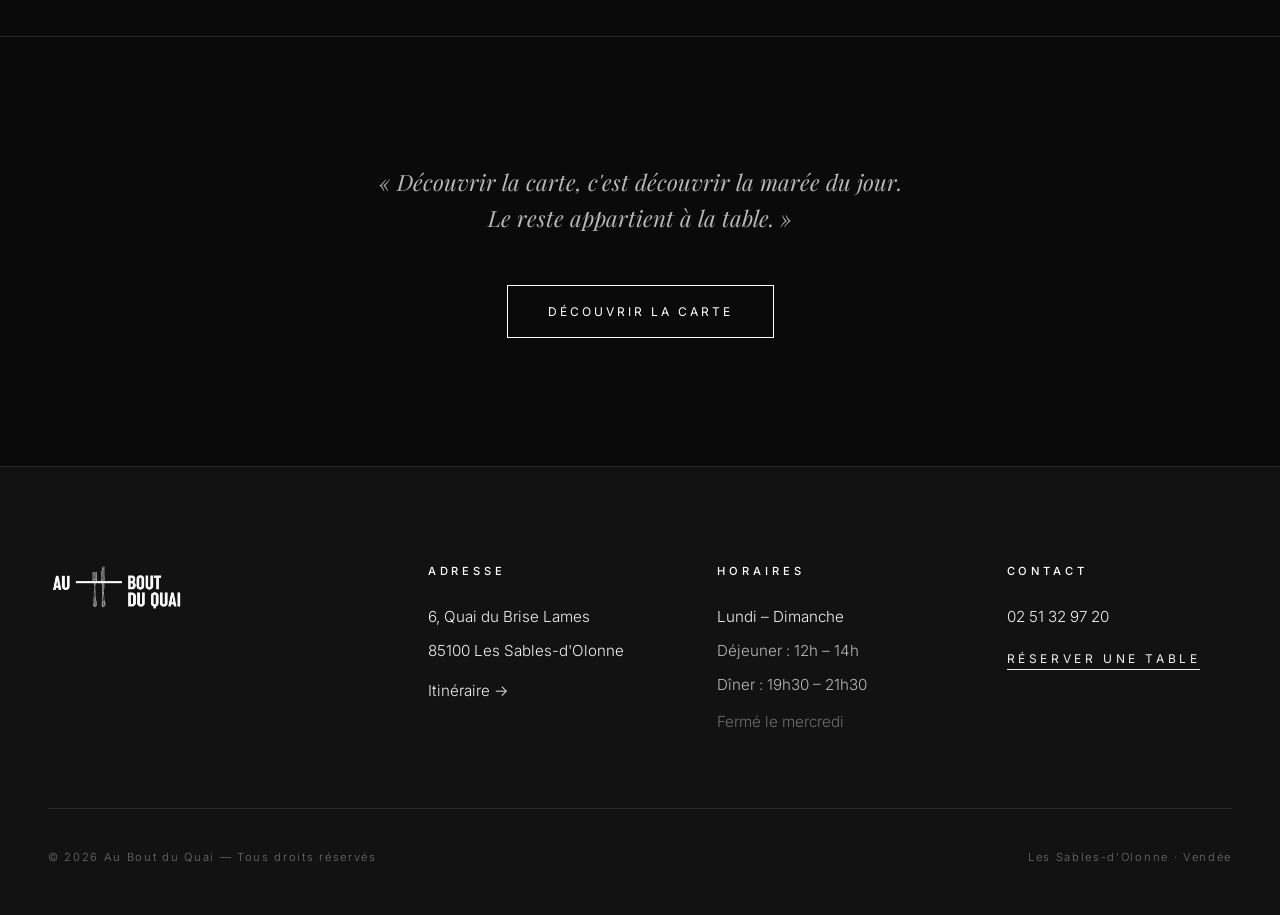
<file: chef.html>
<!DOCTYPE html>
<html lang="fr">
<head>
    <meta charset="UTF-8">
    <meta name="viewport" content="width=device-width, initial-scale=1.0">
    <title>Le Chef Franck — Au Bout du Quai, Sables-d'Olonne</title>
    <meta name="description" content="Portrait du chef Franck du restaurant Au Bout du Quai aux Sables-d'Olonne : parcours, philosophie culinaire et inspirations marines au cœur du port de pêche.">
    <meta name="keywords" content="chef Franck, chef cuisinier Sables d'Olonne, Au Bout du Quai, cuisine gastronomique, portrait chef, restaurant Vendée">
    <meta name="author" content="Au Bout du Quai">
    <!-- TEMPORAIRE : bloque l'indexation Google pendant la phase démo. À retirer une fois le restaurant ok. -->
    <meta name="robots" content="noindex, nofollow">

    <link rel="canonical" href="https://florian-teis.github.io/au-bout-du-quai/chef.html">

    <link rel="icon" type="image/svg+xml" href="assets/favicon.svg?v=3">
    <link rel="icon" type="image/x-icon" href="assets/favicon.ico?v=3">
    <link rel="apple-touch-icon" sizes="180x180" href="assets/apple-touch-icon.png?v=3">

    <!-- Open Graph -->
    <meta property="og:type" content="article">
    <meta property="og:locale" content="fr_FR">
    <meta property="og:site_name" content="Au Bout du Quai">
    <meta property="og:url" content="https://florian-teis.github.io/au-bout-du-quai/chef.html">
    <meta property="og:title" content="Le Chef Franck — Au Bout du Quai, Sables-d'Olonne">
    <meta property="og:description" content="Portrait du chef Franck : parcours, philosophie et inspirations marines au cœur du port de pêche des Sables-d'Olonne.">
    <meta property="og:image" content="https://florian-teis.github.io/au-bout-du-quai/assets/og-image.jpg">
    <meta property="og:image:secure_url" content="https://florian-teis.github.io/au-bout-du-quai/assets/og-image.jpg">
    <meta property="og:image:type" content="image/jpeg">
    <meta property="og:image:width" content="1200">
    <meta property="og:image:height" content="630">
    <meta property="og:image:alt" content="Au Bout du Quai — Restaurant aux Sables-d'Olonne">

    <!-- Twitter Card -->
    <meta name="twitter:card" content="summary_large_image">
    <meta name="twitter:title" content="Le Chef Franck — Au Bout du Quai">
    <meta name="twitter:description" content="Portrait du chef Franck : parcours, philosophie et inspirations marines aux Sables-d'Olonne.">
    <meta name="twitter:image" content="https://florian-teis.github.io/au-bout-du-quai/assets/og-image.jpg">

    <link rel="preconnect" href="https://fonts.googleapis.com">
    <link rel="preconnect" href="https://fonts.gstatic.com" crossorigin>
    <link href="https://fonts.googleapis.com/css2?family=Playfair+Display:ital,wght@0,400;0,500;0,600;1,300;1,400&family=Inter:wght@300;400;500&display=swap" rel="stylesheet">
    <link rel="stylesheet" href="styles.css">

    <!-- Schema.org Person + breadcrumb -->
    <script type="application/ld+json">
    {
      "@context": "https://schema.org",
      "@type": "Person",
      "name": "Chef Franck",
      "jobTitle": "Chef de cuisine",
      "image": "https://florian-teis.github.io/au-bout-du-quai/assets/chef.jpg",
      "worksFor": {
        "@type": "Restaurant",
        "name": "Au Bout du Quai",
        "url": "https://florian-teis.github.io/au-bout-du-quai/",
        "address": {
          "@type": "PostalAddress",
          "streetAddress": "6, Quai du Brise Lames",
          "addressLocality": "Les Sables-d'Olonne",
          "postalCode": "85100",
          "addressCountry": "FR"
        }
      }
    }
    </script>
    <script type="application/ld+json">
    {
      "@context": "https://schema.org",
      "@type": "BreadcrumbList",
      "itemListElement": [
        {"@type": "ListItem", "position": 1, "name": "Accueil", "item": "https://florian-teis.github.io/au-bout-du-quai/"},
        {"@type": "ListItem", "position": 2, "name": "Le Chef", "item": "https://florian-teis.github.io/au-bout-du-quai/chef.html"}
      ]
    }
    </script>
</head>
<body>

    <!-- NAVIGATION -->
    <nav class="nav">
        <a href="index.html" class="nav-logo" aria-label="Au Bout du Quai"><img src="assets/logo-white.png" alt="Au Bout du Quai"></a>
        <button class="nav-burger" aria-label="Menu" aria-expanded="false">
            <span></span><span></span><span></span>
        </button>
        <ul class="nav-links">
            <li><a href="index.html">Accueil</a></li>
            <li><a href="chef.html">Le Chef</a></li>
            <li><a href="carte.html">La Carte</a></li>
            <li><a href="index.html#contact">Contact</a></li>
            <li><a href="https://app.tableo.com/r/bGCK-09" target="_blank" rel="noopener noreferrer" class="btn-reserve">Réserver une table</a></li>
        </ul>
    </nav>

    <!-- SUB-HERO with parallax -->
    <header class="subhero">
        <div class="subhero-image" id="hero-parallax" style="background-image: url('assets/chef.jpg');"></div>
        <div class="subhero-content">
            <p class="subhero-overline fade-up">Portrait</p>
            <h1 class="subhero-title">
                <span class="mask-reveal"><span>Le Chef</span></span>
                <span class="mask-reveal" style="--reveal-delay: 0.15s"><span><em>Franck</em></span></span>
            </h1>
        </div>
    </header>

    <!-- INTRO QUOTE -->
    <section class="chef-intro">
        <p class="chef-intro-overline fade-up">Au commencement</p>
        <blockquote class="chef-intro-quote fade-up" style="--reveal-delay: 0.15s">
            « Je cuisine ce que la mer veut bien me donner.<br>
            Ma carte ne précède pas la marée, <em>elle la suit.</em> »
        </blockquote>
        <p class="chef-intro-author fade-up" style="--reveal-delay: 0.4s">— Franck, Chef de cuisine</p>
    </section>

    <!-- SPLIT 1 — Origine -->
    <section class="chef-split">
        <div class="chef-split-inner">
            <div class="chef-split-image scale-reveal">
                <img src="assets/chef-cuisson.jpg" alt="Franck en cuisson" class="scale-reveal-img">
            </div>
            <div class="chef-split-content">
                <p class="chef-split-overline fade-up">Origines</p>
                <h2 class="chef-split-title fade-up" style="--reveal-delay: 0.1s">
                    Né en <em>Vendée</em>,<br>élevé au quai
                </h2>
                <div class="chef-split-text">
                    <p class="lead fade-up" style="--reveal-delay: 0.2s">
                        Né en Vendée, Franck a grandi entre les quais et les marchés,
                        là où les retours de pêche dictent le tempo des journées.
                    </p>
                    <p class="fade-up" style="--reveal-delay: 0.3s">
                        Très tôt, il choisit la cuisine non pas comme un métier
                        mais comme un prolongement naturel de son territoire,
                        la côte vendéenne, qu'il regarde, écoute et respecte.
                    </p>
                    <p class="fade-up" style="--reveal-delay: 0.4s">
                        Formé dans plusieurs maisons exigeantes, il pose ses casseroles
                        aux Sables-d'Olonne en 2004 et ouvre Au Bout du Quai
                        avec Guillaume.
                    </p>
                </div>
            </div>
        </div>
    </section>

    <!-- FULL BLEED QUOTE 1 -->
    <section class="chef-fullbleed">
        <div class="chef-fullbleed-image" data-parallax style="background-image: url('assets/poisson-decoupe.jpg');"></div>
        <div class="chef-fullbleed-overlay"></div>
        <div class="chef-fullbleed-quote">
            <blockquote class="fade-up">
                « La fraîcheur n'est pas une promesse marketing.<br>
                <em>C'est une discipline quotidienne.</em> »
            </blockquote>
        </div>
    </section>

    <!-- SPLIT 2 — Marée -->
    <section class="chef-split reverse">
        <div class="chef-split-inner">
            <div class="chef-split-image scale-reveal">
                <img src="assets/chef-ardoise.jpg" alt="Franck et Guillaume devant l'ardoise" class="scale-reveal-img">
            </div>
            <div class="chef-split-content">
                <p class="chef-split-overline fade-up">Philosophie</p>
                <h2 class="chef-split-title fade-up" style="--reveal-delay: 0.1s">
                    Une cuisine qui<br><em>écoute</em> la marée
                </h2>
                <div class="chef-split-text">
                    <p class="fade-up" style="--reveal-delay: 0.2s">
                        Chaque matin, la carte se réécrit. Franck choisit ses poissons
                        directement à la criée, dialogue avec les patrons de bateaux,
                        refuse ce qui ne lui plaît pas.
                    </p>
                    <p class="fade-up" style="--reveal-delay: 0.3s">
                        Cette contrainte volontaire impose une cuisine plus libre,
                        plus instinctive, où la technique sert le produit
                        et jamais l'inverse.
                    </p>
                    <p class="fade-up" style="--reveal-delay: 0.4s">
                        Sole, lieu jaune, maigre, encornet, homard breton :
                        selon la saison et la météo, certaines pièces apparaissent
                        une semaine puis s'effacent. Les habitués viennent pour
                        cette part d'imprévu. C'est elle qui fait le restaurant.
                    </p>
                </div>
            </div>
        </div>
    </section>

    <!-- MANIFESTO — 3 piliers -->
    <section class="chef-manifesto">
        <p class="chef-manifesto-overline fade-up">Manifeste</p>
        <h2 class="chef-manifesto-title">
            <span class="mask-reveal"><span>Trois</span></span>
            <span class="mask-reveal" style="--reveal-delay: 0.1s"><span><em>convictions</em></span></span>
        </h2>

        <div class="chef-manifesto-grid">
            <div class="chef-manifesto-pillar fade-up" style="--reveal-delay: 0.1s">
                <p class="chef-manifesto-num">— I —</p>
                <h3>Le produit d'abord</h3>
                <p>Un bon plat, c'est un bon produit qu'on a su laisser tranquille. Cuissons courtes, sauces réduites au minimum, le geste juste.</p>
            </div>
            <div class="chef-manifesto-pillar fade-up" style="--reveal-delay: 0.25s">
                <p class="chef-manifesto-num">— II —</p>
                <h3>Le territoire ensuite</h3>
                <p>Maraîchers vendéens, éleveurs voisins, ostréiculteurs des claires. Chaque assiette est une signature collective, celle d'un terroir.</p>
            </div>
            <div class="chef-manifesto-pillar fade-up" style="--reveal-delay: 0.4s">
                <p class="chef-manifesto-num">— III —</p>
                <h3>L'instant enfin</h3>
                <p>Pas de carte figée. La marée commande, le marché compose, et l'assiette dit ce qui était bon ce matin-là.</p>
            </div>
        </div>
    </section>

    <!-- FULL BLEED QUOTE 2 -->
    <section class="chef-fullbleed">
        <div class="chef-fullbleed-image" data-parallax style="background-image: url('assets/histoire.jpg');"></div>
        <div class="chef-fullbleed-overlay"></div>
        <div class="chef-fullbleed-quote">
            <blockquote class="fade-up">
                « Un bon plat, c'est un bon produit<br>
                qu'on a su <em>laisser tranquille.</em> »
            </blockquote>
        </div>
    </section>

    <!-- SPLIT 3 — Inspirations -->
    <section class="chef-split">
        <div class="chef-split-inner">
            <div class="chef-split-image scale-reveal">
                <img src="assets/chef-rire.jpg" alt="Franck et son équipe" class="scale-reveal-img">
            </div>
            <div class="chef-split-content">
                <p class="chef-split-overline fade-up">Inspirations</p>
                <h2 class="chef-split-title fade-up" style="--reveal-delay: 0.1s">
                    Voyager pour<br><em>mieux revenir</em>
                </h2>
                <div class="chef-split-text">
                    <p class="fade-up" style="--reveal-delay: 0.2s">
                        Les voyages, oui, mais surtout les retours.
                        Franck cite la cuisine basque pour son rapport au feu,
                        la cuisine japonaise pour son respect du produit cru,
                        et la cuisine bretonne pour son entêtement à célébrer la mer.
                    </p>
                    <p class="fade-up" style="--reveal-delay: 0.3s">
                        De tout cela, il tire un style personnel, lisible,
                        ancré dans son terroir vendéen. Une cuisine qui ne cherche
                        pas la prouesse mais l'évidence : la rencontre la plus juste
                        possible entre un produit, une saison et un geste.
                    </p>
                    <p class="fade-up" style="--reveal-delay: 0.4s">
                        Vingt ans après l'ouverture, l'équipe s'est étoffée
                        mais la promesse n'a pas changé. La fraîcheur, le territoire,
                        l'instant : toujours les mêmes piliers.
                    </p>
                </div>
            </div>
        </div>
    </section>

    <!-- CLOSING -->
    <section class="chef-closing">
        <p class="chef-closing-text fade-up">
            « Découvrir la carte, c'est découvrir la marée du jour.<br>
            Le reste appartient à la table. »
        </p>
        <p class="fade-up" style="--reveal-delay: 0.2s">
            <a href="carte.html" class="btn">Découvrir la carte</a>
        </p>
    </section>

    <!-- FOOTER -->
    <footer class="footer">
        <div class="footer-grid">
            <div class="footer-brand">
                <a href="index.html" class="nav-logo" aria-label="Au Bout du Quai"><img src="assets/logo-white.png" alt="Au Bout du Quai"></a>
            </div>
            <div class="footer-col">
                <h4>Adresse</h4>
                <ul>
                    <li>6, Quai du Brise Lames</li>
                    <li>85100 Les Sables-d'Olonne</li>
                    <li style="margin-top: 1rem;">
                        <a href="https://www.google.com/maps/search/?api=1&query=6+Quai+du+Brise+Lames+85100+Les+Sables-d%27Olonne" target="_blank" rel="noopener">Itinéraire →</a>
                    </li>
                </ul>
            </div>
            <div class="footer-col">
                <h4>Horaires</h4>
                <ul>
                    <li>Lundi – Dimanche</li>
                    <li style="color: var(--grey-muted);">Déjeuner : 12h – 14h</li>
                    <li style="color: var(--grey-muted);">Dîner : 19h30 – 21h30</li>
                    <li style="color: var(--grey-dim); margin-top: 0.8rem;">Fermé le mercredi</li>
                </ul>
            </div>
            <div class="footer-col">
                <h4>Contact</h4>
                <ul>
                    <li><a href="tel:+33251329720">02 51 32 97 20</a></li>
                    <li style="margin-top: 1rem;">
                        <a href="https://app.tableo.com/r/bGCK-09" target="_blank" rel="noopener noreferrer" class="link-discrete">Réserver une table</a>
                    </li>
                </ul>
            </div>
        </div>
        <div class="footer-bottom">
            <p>© 2026 Au Bout du Quai — Tous droits réservés</p>
            <p>Les Sables-d'Olonne · Vendée</p>
        </div>
    </footer>

    <script>
        // Burger menu
        const burger = document.querySelector('.nav-burger');
        const links = document.querySelector('.nav-links');
        burger.addEventListener('click', () => {
            const open = links.classList.toggle('open');
            burger.classList.toggle('open', open);
            burger.setAttribute('aria-expanded', open);
            document.body.style.overflow = open ? 'hidden' : '';
        });

        // Reveal on scroll — for fade-up, mask-reveal, scale-reveal, clip-reveal
        const revealClasses = ['.fade-up', '.mask-reveal', '.scale-reveal', '.clip-reveal'];
        const revealObserver = new IntersectionObserver((entries) => {
            entries.forEach(entry => {
                if (entry.isIntersecting) {
                    entry.target.classList.add('visible');
                    revealObserver.unobserve(entry.target);
                }
            });
        }, { threshold: 0.15, rootMargin: '0px 0px -80px 0px' });
        document.querySelectorAll(revealClasses.join(',')).forEach(el => revealObserver.observe(el));

        // Parallax for full-bleed background images + sub-hero
        const parallaxElements = [
            ...document.querySelectorAll('[data-parallax]'),
            document.getElementById('hero-parallax')
        ].filter(Boolean);

        let ticking = false;
        function applyParallax() {
            parallaxElements.forEach(el => {
                const rect = el.getBoundingClientRect();
                const viewportH = window.innerHeight;
                // Only parallax if in or near viewport
                if (rect.bottom > -200 && rect.top < viewportH + 200) {
                    const elementCenter = rect.top + rect.height / 2;
                    const screenCenter = viewportH / 2;
                    const offset = (screenCenter - elementCenter) * 0.18;
                    el.style.transform = `translate3d(0, ${offset}px, 0)`;
                }
            });
            ticking = false;
        }

        window.addEventListener('scroll', () => {
            if (!ticking) {
                window.requestAnimationFrame(applyParallax);
                ticking = true;
            }
        }, { passive: true });
        applyParallax();
    </script>
    <script src="reservation.js"></script>
</body>
</html>
</file>
<file: styles.css>
/* ──────────────────────────────────────────────
   AU BOUT DU QUAI — Restaurant Gastronomique
   Identité visuelle : Noir & Blanc strict
   ────────────────────────────────────────────── */

*, *::before, *::after {
    margin: 0;
    padding: 0;
    box-sizing: border-box;
}

:root {
    --black: #0a0a0a;
    --black-soft: #121212;
    --black-card: #1a1a1a;
    --white: #ffffff;
    --grey-light: #f0f0f0;
    --grey-muted: #b8b8b8;
    --grey-dim: #6e6e6e;
    --grey-line: #2a2a2a;

    --serif: 'Playfair Display', 'Times New Roman', serif;
    --sans: 'Inter', system-ui, sans-serif;

    --nav-height: 84px;
    --max-width: 1280px;
}

html {
    scroll-behavior: smooth;
    scroll-padding-top: var(--nav-height);
}

body {
    font-family: var(--sans);
    background-color: var(--black);
    color: var(--grey-light);
    line-height: 1.6;
    overflow-x: hidden;
    -webkit-font-smoothing: antialiased;
    -moz-osx-font-smoothing: grayscale;
    font-weight: 300;
}

img {
    max-width: 100%;
    display: block;
}

a {
    color: inherit;
    text-decoration: none;
}

/* ── NAVIGATION ─────────────────────────────── */
.nav {
    position: fixed;
    top: 0;
    left: 0;
    right: 0;
    z-index: 100;
    height: var(--nav-height);
    padding: 0 3rem;
    display: flex;
    align-items: center;
    justify-content: space-between;
    background: rgba(10, 10, 10, 0.85);
    backdrop-filter: blur(14px);
    border-bottom: 1px solid var(--grey-line);
    transition: background 0.3s;
}

.nav-logo {
    display: inline-flex;
    align-items: center;
    height: 100%;
}

.nav-logo img {
    height: 44px;
    width: auto;
    display: block;
    transition: opacity 0.3s;
}

.nav-logo:hover img {
    opacity: 0.85;
}

/* Footer brand logo — slightly larger */
.footer-brand .nav-logo img {
    height: 56px;
    margin-bottom: 1.5rem;
}

.nav-links {
    display: flex;
    align-items: center;
    gap: 3rem;
    list-style: none;
}

.nav-links a {
    font-family: var(--sans);
    font-size: 0.75rem;
    font-weight: 400;
    letter-spacing: 0.25em;
    text-transform: uppercase;
    color: var(--grey-light);
    position: relative;
    padding: 0.3rem 0;
    transition: color 0.3s;
}

.nav-links a:not(.btn-reserve)::after {
    content: '';
    position: absolute;
    bottom: -2px;
    left: 0;
    width: 0;
    height: 1px;
    background: var(--white);
    transition: width 0.35s ease;
}

.nav-links a:not(.btn-reserve):hover::after {
    width: 100%;
}

.nav-links a.btn-reserve {
    padding: 1.1rem 2.2rem;
    border: 1px solid var(--white);
    color: var(--white);
    background: transparent;
    font-size: 0.72rem;
    letter-spacing: 0.28em;
    text-transform: uppercase;
    transition: all 0.3s ease;
    white-space: nowrap;
}

.nav-links a.btn-reserve:hover {
    background: var(--white);
    color: var(--black);
}

.nav-links a.btn-reserve::after {
    display: none !important;
}

/* Burger menu */
.nav-burger {
    display: none;
    background: none;
    border: none;
    color: var(--white);
    cursor: pointer;
    width: 32px;
    height: 32px;
    padding: 0;
    position: relative;
    z-index: 101;
}

.nav-burger span {
    display: block;
    width: 26px;
    height: 1px;
    background: var(--white);
    margin: 7px auto;
    transition: transform 0.35s, opacity 0.35s;
}

.nav-burger.open span:nth-child(1) {
    transform: translateY(8px) rotate(45deg);
}
.nav-burger.open span:nth-child(2) {
    opacity: 0;
}
.nav-burger.open span:nth-child(3) {
    transform: translateY(-8px) rotate(-45deg);
}

/* ── BUTTONS ─────────────────────────────────── */
.btn {
    display: inline-block;
    font-family: var(--sans);
    font-size: 0.75rem;
    font-weight: 400;
    letter-spacing: 0.25em;
    text-transform: uppercase;
    padding: 1rem 2.5rem;
    border: 1px solid var(--white);
    color: var(--white);
    background: transparent;
    cursor: pointer;
    transition: all 0.35s ease;
}

.btn:hover {
    background: var(--white);
    color: var(--black);
}

.btn-ghost {
    border-color: var(--grey-muted);
    color: var(--grey-light);
}

.btn-ghost:hover {
    background: var(--white);
    border-color: var(--white);
    color: var(--black);
}

/* ── HERO ────────────────────────────────────── */
.hero {
    position: relative;
    height: 100vh;
    min-height: 720px;
    width: 100%;
    overflow: hidden;
    display: flex;
    align-items: center;
    justify-content: center;
}

.hero-image {
    position: absolute;
    inset: 0;
    background-size: cover;
    background-position: center;
    z-index: 1;
}

.hero-image::after {
    content: '';
    position: absolute;
    inset: 0;
    background: linear-gradient(
        to bottom,
        rgba(10, 10, 10, 0.5) 0%,
        rgba(10, 10, 10, 0.35) 40%,
        rgba(10, 10, 10, 0.75) 100%
    );
}

.hero-content {
    position: relative;
    z-index: 2;
    text-align: center;
    padding: 0 2rem;
    max-width: 900px;
}

.hero-overline {
    font-family: var(--sans);
    font-size: 0.7rem;
    font-weight: 400;
    letter-spacing: 0.5em;
    text-transform: uppercase;
    color: var(--grey-light);
    margin-bottom: 2rem;
    opacity: 0.85;
}

.hero-title {
    font-family: var(--serif);
    font-size: clamp(3rem, 8vw, 6.5rem);
    font-weight: 400;
    line-height: 1;
    color: var(--white);
    margin-bottom: 2rem;
    letter-spacing: 0.02em;
}

.hero-title em {
    font-style: italic;
    font-weight: 400;
}

.hero-tagline {
    font-family: var(--serif);
    font-size: clamp(1.1rem, 1.8vw, 1.5rem);
    font-weight: 300;
    font-style: italic;
    color: var(--grey-light);
    max-width: 620px;
    margin: 0 auto 3rem;
    line-height: 1.5;
    opacity: 0.95;
}

.hero-scroll {
    position: absolute;
    bottom: 3rem;
    left: 50%;
    transform: translateX(-50%);
    z-index: 2;
    font-family: var(--sans);
    font-size: 0.65rem;
    letter-spacing: 0.4em;
    text-transform: uppercase;
    color: var(--grey-muted);
    display: flex;
    flex-direction: column;
    align-items: center;
    gap: 0.8rem;
}

.hero-scroll::after {
    content: '';
    width: 1px;
    height: 50px;
    background: linear-gradient(to bottom, var(--grey-muted), transparent);
    animation: scroll-line 2.5s ease-in-out infinite;
}

@keyframes scroll-line {
    0%, 100% { transform: scaleY(1); opacity: 0.8; }
    50% { transform: scaleY(1.5); opacity: 0.3; }
}

/* ── GENERAL SECTIONS ─────────────────────── */
section {
    padding: 7rem 3rem;
    position: relative;
}

.container {
    max-width: var(--max-width);
    margin: 0 auto;
}

.section-overline {
    font-family: var(--sans);
    font-size: 0.7rem;
    font-weight: 400;
    letter-spacing: 0.4em;
    text-transform: uppercase;
    color: var(--grey-muted);
    margin-bottom: 1.5rem;
    display: flex;
    align-items: center;
    gap: 1rem;
}

.section-overline::before {
    content: '';
    width: 40px;
    height: 1px;
    background: var(--grey-muted);
}

.section-overline.center {
    justify-content: center;
}

.section-overline.center::after {
    content: '';
    width: 40px;
    height: 1px;
    background: var(--grey-muted);
}

.section-title {
    font-family: var(--serif);
    font-size: clamp(2.2rem, 4vw, 3.5rem);
    font-weight: 400;
    line-height: 1.15;
    color: var(--white);
    margin-bottom: 2rem;
    letter-spacing: 0.01em;
}

.section-title em {
    font-style: italic;
    font-weight: 300;
}

.section-text {
    font-size: 1.05rem;
    line-height: 1.85;
    color: var(--grey-light);
    font-weight: 300;
    max-width: 580px;
}

.section-header {
    text-align: center;
    margin-bottom: 5rem;
}

.section-header .section-title {
    max-width: 700px;
    margin-left: auto;
    margin-right: auto;
}

.divider {
    width: 1px;
    height: 60px;
    background: var(--grey-line);
    margin: 0 auto;
}

/* ── ÉQUIPE — Hortus-style alternating rows ── */
.equipe {
    background: var(--black);
    border-top: 1px solid var(--grey-line);
}

.equipe-rows {
    margin-top: 5rem;
    display: flex;
    flex-direction: column;
    gap: 6rem;
}

.equipe-row {
    display: flex;
    align-items: center;
    gap: 6rem;
}

.equipe-row.reverse {
    flex-direction: row-reverse;
}

.equipe-row > * {
    flex: 1;
}

.equipe-photo {
    aspect-ratio: 4 / 5;
    max-width: 480px;
    background-color: var(--black-card);
    background-size: cover;
    background-position: center;
    position: relative;
    overflow: hidden;
}

.equipe-row .equipe-photo {
    margin: 0;
}

.equipe-photo::before {
    content: 'Photo à insérer';
    position: absolute;
    inset: 0;
    display: flex;
    align-items: center;
    justify-content: center;
    font-family: var(--sans);
    font-size: 0.7rem;
    letter-spacing: 0.3em;
    text-transform: uppercase;
    color: var(--grey-dim);
    z-index: 0;
}

.equipe-photo.has-image::before {
    display: none;
}

.equipe-content {
    padding: 1rem 0;
}

.equipe-overline {
    font-family: var(--sans);
    font-size: 0.7rem;
    letter-spacing: 0.4em;
    text-transform: uppercase;
    color: var(--grey-muted);
    margin-bottom: 1.5rem;
    display: flex;
    align-items: center;
    gap: 1rem;
}

.equipe-overline::before {
    content: '';
    width: 40px;
    height: 1px;
    background: var(--grey-muted);
}

.equipe-name {
    font-family: var(--serif);
    font-size: clamp(2.2rem, 4vw, 3.2rem);
    font-weight: 400;
    line-height: 1.1;
    color: var(--white);
    margin-bottom: 0.5rem;
    letter-spacing: 0.005em;
}

.equipe-name em {
    font-style: italic;
    font-weight: 300;
}

.equipe-role {
    font-family: var(--sans);
    font-size: 0.75rem;
    letter-spacing: 0.35em;
    text-transform: uppercase;
    color: var(--grey-muted);
    margin-bottom: 2rem;
}

.equipe-bio {
    font-size: 1.05rem;
    line-height: 1.85;
    color: var(--grey-light);
    font-weight: 300;
}

.equipe-bio + .equipe-bio {
    margin-top: 1.2rem;
}

/* ── HISTOIRE ─────────────────────────────── */
.histoire {
    background: var(--black-soft);
    border-top: 1px solid var(--grey-line);
}

.histoire-grid {
    display: grid;
    grid-template-columns: 1fr 1.1fr;
    gap: 5rem;
    align-items: center;
}

.histoire-image {
    width: 100%;
    aspect-ratio: 4 / 5;
    background-color: var(--black-card);
    background-size: cover;
    background-position: center;
    position: relative;
}

.histoire-image::before {
    content: 'Photo à insérer';
    position: absolute;
    inset: 0;
    display: flex;
    align-items: center;
    justify-content: center;
    font-family: var(--sans);
    font-size: 0.7rem;
    letter-spacing: 0.3em;
    text-transform: uppercase;
    color: var(--grey-dim);
}

.histoire-image.has-image::before {
    display: none;
}

.histoire-content .section-text + .section-text {
    margin-top: 1.5rem;
}

/* ── PLATS ────────────────────────────────── */
.plats {
    background: var(--black);
    border-top: 1px solid var(--grey-line);
}

.plats-grid {
    display: grid;
    grid-template-columns: repeat(3, 1fr);
    gap: 3rem;
}

.plat-card {
    text-align: center;
}

.plat-image {
    width: 100%;
    aspect-ratio: 3 / 4;
    background-color: var(--black-card);
    background-size: cover;
    background-position: center;
    margin-bottom: 1.8rem;
    position: relative;
    overflow: hidden;
    filter: grayscale(0%);
    transition: filter 0.6s ease;
}

.plat-image::before {
    content: 'Photo à insérer';
    position: absolute;
    inset: 0;
    display: flex;
    align-items: center;
    justify-content: center;
    font-family: var(--sans);
    font-size: 0.7rem;
    letter-spacing: 0.3em;
    text-transform: uppercase;
    color: var(--grey-dim);
}

.plat-image.has-image::before {
    display: none;
}

.plat-card:hover .plat-image {
    filter: grayscale(0%) brightness(1.05);
}

.plat-name {
    font-family: var(--serif);
    font-size: 1.5rem;
    font-weight: 400;
    color: var(--white);
    margin-bottom: 0.6rem;
}

.plat-desc {
    font-family: var(--serif);
    font-style: italic;
    font-size: 0.95rem;
    color: var(--grey-muted);
    font-weight: 300;
    line-height: 1.6;
    max-width: 280px;
    margin: 0 auto;
}

.plats-cta {
    text-align: center;
    margin-top: 4.5rem;
}

.link-discrete {
    font-family: var(--sans);
    font-size: 0.75rem;
    font-weight: 400;
    letter-spacing: 0.3em;
    text-transform: uppercase;
    color: var(--grey-light);
    position: relative;
    padding-bottom: 0.3rem;
}

.link-discrete::after {
    content: '';
    position: absolute;
    bottom: 0;
    left: 0;
    width: 100%;
    height: 1px;
    background: var(--grey-light);
    transform-origin: left;
    transition: transform 0.4s ease;
}

.link-discrete:hover::after {
    transform: scaleX(0.5);
    transform-origin: right;
}

/* ── PRODUITS ─────────────────────────────── */
.produits {
    background: var(--black-soft);
    border-top: 1px solid var(--grey-line);
}

.produits-intro {
    text-align: center;
    margin-bottom: 5rem;
}

.produits-intro .section-text {
    margin: 0 auto;
}

.produits-grid {
    display: grid;
    grid-template-columns: repeat(4, 1fr);
    gap: 2rem;
}

.produit-card {
    text-align: center;
}

.produit-image {
    width: 100%;
    aspect-ratio: 1 / 1;
    background-color: var(--black-card);
    background-size: cover;
    background-position: center;
    margin-bottom: 1.2rem;
    position: relative;
    filter: grayscale(15%);
    transition: filter 0.5s;
}

.produit-image::before {
    content: 'Photo à insérer';
    position: absolute;
    inset: 0;
    display: flex;
    align-items: center;
    justify-content: center;
    font-family: var(--sans);
    font-size: 0.65rem;
    letter-spacing: 0.25em;
    text-transform: uppercase;
    color: var(--grey-dim);
}

.produit-image.has-image::before {
    display: none;
}

.produit-card:hover .produit-image {
    filter: grayscale(0%);
}

.produit-name {
    font-family: var(--serif);
    font-size: 1.15rem;
    font-weight: 400;
    color: var(--white);
    margin-bottom: 0.3rem;
}

.produit-tagline {
    font-family: var(--serif);
    font-style: italic;
    font-size: 0.85rem;
    color: var(--grey-muted);
    font-weight: 300;
    line-height: 1.5;
}

/* ── FOOTER ───────────────────────────────── */
.footer {
    background: var(--black-soft);
    border-top: 1px solid var(--grey-line);
    padding: 6rem 3rem 3rem;
}

.footer-grid {
    max-width: var(--max-width);
    margin: 0 auto;
    display: grid;
    grid-template-columns: 1.4fr 1fr 1fr 1fr;
    gap: 4rem;
    padding-bottom: 4rem;
    border-bottom: 1px solid var(--grey-line);
}

.footer-brand .nav-logo {
    display: block;
}

.footer-brand p {
    font-family: var(--serif);
    font-style: italic;
    font-size: 1rem;
    color: var(--grey-muted);
    line-height: 1.7;
    max-width: 280px;
}

.footer-col h4 {
    font-family: var(--sans);
    font-size: 0.7rem;
    font-weight: 500;
    letter-spacing: 0.35em;
    text-transform: uppercase;
    color: var(--white);
    margin-bottom: 1.5rem;
}

.footer-col ul {
    list-style: none;
}

.footer-col ul li {
    font-size: 0.95rem;
    color: var(--grey-light);
    margin-bottom: 0.6rem;
    font-weight: 300;
    line-height: 1.6;
}

.footer-col a {
    transition: color 0.3s;
}

.footer-col a:hover {
    color: var(--white);
}

.footer-bottom {
    max-width: var(--max-width);
    margin: 0 auto;
    padding-top: 2.5rem;
    display: flex;
    justify-content: space-between;
    align-items: center;
    flex-wrap: wrap;
    gap: 1rem;
}

.footer-bottom p,
.footer-bottom a {
    font-family: var(--sans);
    font-size: 0.7rem;
    letter-spacing: 0.15em;
    color: var(--grey-dim);
}

/* ── RESERVATION MODAL ──────────────────── */
.reservation-modal {
    position: fixed;
    inset: 0;
    z-index: 200;
    background: rgba(10, 10, 10, 0.92);
    backdrop-filter: blur(8px);
    display: flex;
    align-items: center;
    justify-content: center;
    padding: 2rem;
    opacity: 0;
    visibility: hidden;
    transition: opacity 0.35s ease, visibility 0.35s ease;
}

.reservation-modal.open {
    opacity: 1;
    visibility: visible;
}

.reservation-modal-card {
    position: relative;
    width: 100%;
    max-width: 900px;
    height: 100%;
    max-height: 860px;
    background: var(--white);
    box-shadow: 0 30px 80px rgba(0, 0, 0, 0.55);
    transform: translateY(20px) scale(0.98);
    transition: transform 0.4s cubic-bezier(0.22, 1, 0.36, 1);
    display: flex;
    flex-direction: column;
    overflow: hidden;
}

.reservation-modal.open .reservation-modal-card {
    transform: translateY(0) scale(1);
}

.reservation-modal-header {
    padding: 1.25rem 4rem 1.25rem 1.5rem;
    border-bottom: 1px solid #eee;
    flex-shrink: 0;
}

.reservation-modal-title {
    font-family: var(--serif);
    font-size: 1.1rem;
    color: var(--black);
    letter-spacing: 0.02em;
}

.reservation-modal-close {
    position: absolute;
    top: 0.9rem;
    right: 0.9rem;
    width: 40px;
    height: 40px;
    border: 1px solid #ddd;
    background: var(--white);
    color: var(--black);
    cursor: pointer;
    font-size: 1.1rem;
    line-height: 1;
    display: flex;
    align-items: center;
    justify-content: center;
    transition: background 0.25s, color 0.25s, border-color 0.25s;
    border-radius: 50%;
    z-index: 2;
}

.reservation-modal-close:hover {
    background: var(--black);
    color: var(--white);
    border-color: var(--black);
}

.reservation-modal-iframe-wrap {
    flex: 1;
    background: #f5f5f5;
    position: relative;
    overflow: hidden;
}

.reservation-modal-iframe-wrap iframe {
    position: absolute;
    inset: 0;
    width: 100%;
    height: 100%;
    border: none;
}

.reservation-modal-loading {
    position: absolute;
    inset: 0;
    display: flex;
    align-items: center;
    justify-content: center;
    font-family: var(--sans);
    font-size: 0.7rem;
    letter-spacing: 0.3em;
    text-transform: uppercase;
    color: #999;
    pointer-events: none;
    transition: opacity 0.3s;
}

.reservation-modal.loaded .reservation-modal-loading {
    opacity: 0;
}

@media (max-width: 768px) {
    .reservation-modal {
        padding: 0;
    }
    .reservation-modal-card {
        max-height: 100%;
        max-width: 100%;
    }
}

/* ── REVEAL ANIMATIONS ────────────────────── */
.reveal {
    opacity: 0;
    transform: translateY(24px);
    transition: opacity 0.9s ease, transform 0.9s ease;
}

.reveal.visible {
    opacity: 1;
    transform: translateY(0);
}

/* ── SUB-PAGE STYLES ──────────────────────── */
.subhero {
    position: relative;
    height: 70vh;
    min-height: 520px;
    display: flex;
    align-items: flex-end;
    overflow: hidden;
    padding-bottom: 6rem;
}

.subhero-image {
    position: absolute;
    inset: 0;
    background-size: cover;
    background-position: center;
    background-color: var(--black-card);
    z-index: 1;
}

.subhero-image::after {
    content: '';
    position: absolute;
    inset: 0;
    background: linear-gradient(to top, rgba(10,10,10,1) 0%, rgba(10,10,10,0.4) 60%, rgba(10,10,10,0.4) 100%);
}

.subhero-content {
    position: relative;
    z-index: 2;
    padding: 0 3rem;
    max-width: var(--max-width);
    margin: 0 auto;
    width: 100%;
}

.subhero-overline {
    font-family: var(--sans);
    font-size: 0.7rem;
    letter-spacing: 0.5em;
    text-transform: uppercase;
    color: var(--grey-muted);
    margin-bottom: 1.5rem;
}

.subhero-title {
    font-family: var(--serif);
    font-size: clamp(2.8rem, 6vw, 5rem);
    font-weight: 400;
    line-height: 1;
    color: var(--white);
}

.subhero-title em {
    font-style: italic;
    font-weight: 300;
}

.back-link {
    display: inline-flex;
    align-items: center;
    gap: 0.8rem;
    font-family: var(--sans);
    font-size: 0.75rem;
    letter-spacing: 0.3em;
    text-transform: uppercase;
    color: var(--grey-muted);
    margin-bottom: 5rem;
    transition: color 0.3s;
}

.back-link:hover {
    color: var(--white);
}

.back-link::before {
    content: '←';
    font-size: 1rem;
}

.long-content {
    max-width: 760px;
    margin: 0 auto;
}

.long-content p {
    font-size: 1.1rem;
    line-height: 1.95;
    color: var(--grey-light);
    margin-bottom: 1.8rem;
    font-weight: 300;
}

.long-content p.lead {
    font-family: var(--serif);
    font-size: 1.5rem;
    line-height: 1.5;
    font-style: italic;
    color: var(--white);
    margin-bottom: 3rem;
    font-weight: 300;
}

.long-content h3 {
    font-family: var(--serif);
    font-size: 1.8rem;
    font-weight: 400;
    color: var(--white);
    margin: 3.5rem 0 1.5rem;
}

.long-quote {
    border-left: 1px solid var(--white);
    padding: 1rem 0 1rem 2rem;
    margin: 3rem 0;
    font-family: var(--serif);
    font-style: italic;
    font-size: 1.4rem;
    line-height: 1.55;
    color: var(--white);
}

/* ── CHEF PAGE — Editorial scroll animations ── */

/* ── Parallax image effect (Hortus-style) ─ */
.parallax-wrap {
    overflow: hidden;
    position: relative;
}

.parallax-img {
    position: absolute;
    inset: -12% 0;
    width: 100%;
    height: 124%;
    background-size: cover;
    background-position: center;
    will-change: transform;
    transition: transform 0.6s cubic-bezier(0.25, 0.46, 0.45, 0.94);
}

/* Image reveal on enter — clip from bottom up */
.img-reveal {
    overflow: hidden;
    position: relative;
}

.img-reveal::before {
    content: '';
    position: absolute;
    inset: 0;
    background: var(--black);
    z-index: 1;
    transform: translateY(0);
    transition: transform 1.2s cubic-bezier(0.77, 0, 0.18, 1);
}

.img-reveal.visible::before {
    transform: translateY(101%);
}

/* parallax-img transform is driven by JS (translate3d) — no scale to avoid conflict */

/* Animated reveal — text masks */
.mask-reveal {
    overflow: hidden;
    display: inline-block;
    vertical-align: top;
}
.mask-reveal > span {
    display: inline-block;
    transform: translateY(110%);
    transition: transform 1s cubic-bezier(0.22, 1, 0.36, 1);
    transition-delay: var(--reveal-delay, 0s);
}
.mask-reveal.visible > span {
    transform: translateY(0);
}

/* Fade in with translate */
.fade-up {
    opacity: 0;
    transform: translateY(40px);
    transition: opacity 1s cubic-bezier(0.22, 1, 0.36, 1),
                transform 1s cubic-bezier(0.22, 1, 0.36, 1);
    transition-delay: var(--reveal-delay, 0s);
}
.fade-up.visible {
    opacity: 1;
    transform: translateY(0);
}

/* Image clip-path reveal */
.clip-reveal {
    clip-path: inset(0 0 100% 0);
    transition: clip-path 1.4s cubic-bezier(0.77, 0, 0.18, 1);
}
.clip-reveal.visible {
    clip-path: inset(0 0 0 0);
}

/* Scale up reveal */
.scale-reveal img,
.scale-reveal {
    overflow: hidden;
}
.scale-reveal-img {
    width: 100%;
    height: 100%;
    object-fit: cover;
    transform: scale(1.2);
    transition: transform 1.6s cubic-bezier(0.22, 1, 0.36, 1);
}
.scale-reveal.visible .scale-reveal-img {
    transform: scale(1);
}

/* CHEF — Intro lead */
.chef-intro {
    padding: 10rem 3rem 8rem;
    max-width: 980px;
    margin: 0 auto;
    text-align: center;
}

.chef-intro-overline {
    font-family: var(--sans);
    font-size: 0.7rem;
    letter-spacing: 0.5em;
    text-transform: uppercase;
    color: var(--grey-muted);
    margin-bottom: 3rem;
}

.chef-intro-quote {
    font-family: var(--serif);
    font-size: clamp(1.8rem, 3.6vw, 2.8rem);
    font-style: italic;
    font-weight: 400;
    line-height: 1.45;
    color: var(--white);
    letter-spacing: 0.005em;
}

.chef-intro-quote em {
    font-style: italic;
}

.chef-intro-author {
    font-family: var(--sans);
    font-size: 0.7rem;
    letter-spacing: 0.4em;
    text-transform: uppercase;
    color: var(--grey-muted);
    margin-top: 3rem;
}

/* CHEF — Split sticky sections */
.chef-split {
    position: relative;
    padding: 6rem 0;
    border-top: 1px solid var(--grey-line);
}

.chef-split-inner {
    max-width: 1280px;
    margin: 0 auto;
    padding: 0 3rem;
    display: grid;
    grid-template-columns: 1fr 1fr;
    gap: 5rem;
    align-items: start;
}

.chef-split.reverse .chef-split-image {
    order: 2;
}

.chef-split-image {
    aspect-ratio: 4 / 5;
    background-color: var(--black-card);
    overflow: hidden;
    position: sticky;
    top: calc(var(--nav-height) + 2rem);
}

.chef-split-image img {
    width: 100%;
    height: 100%;
    object-fit: cover;
}

.chef-split-content {
    padding: 4rem 0;
}

.chef-split-overline {
    font-family: var(--sans);
    font-size: 0.7rem;
    letter-spacing: 0.4em;
    text-transform: uppercase;
    color: var(--grey-muted);
    margin-bottom: 2rem;
    display: flex;
    align-items: center;
    gap: 1rem;
}

.chef-split-overline::before {
    content: '';
    width: 40px;
    height: 1px;
    background: var(--grey-muted);
}

.chef-split-title {
    font-family: var(--serif);
    font-size: clamp(2rem, 4vw, 3.2rem);
    font-weight: 400;
    line-height: 1.1;
    color: var(--white);
    margin-bottom: 2.5rem;
    letter-spacing: 0.005em;
}

.chef-split-title em {
    font-style: italic;
    font-weight: 300;
}

.chef-split-text p {
    font-size: 1.1rem;
    line-height: 1.85;
    color: var(--grey-light);
    margin-bottom: 1.5rem;
    font-weight: 300;
}

.chef-split-text p.lead {
    font-family: var(--serif);
    font-style: italic;
    font-size: 1.4rem;
    line-height: 1.55;
    color: var(--white);
    margin-bottom: 2rem;
    font-weight: 300;
}

/* CHEF — Full bleed parallax image */
.chef-fullbleed {
    position: relative;
    height: 90vh;
    min-height: 600px;
    overflow: hidden;
    border-top: 1px solid var(--grey-line);
}

.chef-fullbleed-image {
    position: absolute;
    inset: -10% 0;
    background-size: cover;
    background-position: center;
    will-change: transform;
}

.chef-fullbleed-overlay {
    position: absolute;
    inset: 0;
    background: linear-gradient(to bottom, rgba(10,10,10,0.4) 0%, rgba(10,10,10,0.2) 50%, rgba(10,10,10,0.6) 100%);
}

.chef-fullbleed-quote {
    position: absolute;
    inset: 0;
    display: flex;
    align-items: center;
    justify-content: center;
    text-align: center;
    padding: 0 3rem;
}

.chef-fullbleed-quote blockquote {
    font-family: var(--serif);
    font-size: clamp(1.8rem, 3.5vw, 2.8rem);
    font-style: italic;
    font-weight: 400;
    line-height: 1.4;
    color: var(--white);
    max-width: 800px;
}

/* CHEF — Pinned manifesto with horizontal text */
.chef-manifesto {
    padding: 10rem 3rem;
    border-top: 1px solid var(--grey-line);
    text-align: center;
}

.chef-manifesto-overline {
    font-family: var(--sans);
    font-size: 0.7rem;
    letter-spacing: 0.5em;
    text-transform: uppercase;
    color: var(--grey-muted);
    margin-bottom: 3rem;
}

.chef-manifesto-title {
    font-family: var(--serif);
    font-size: clamp(2.5rem, 6vw, 5rem);
    font-weight: 400;
    line-height: 1;
    color: var(--white);
    margin-bottom: 4rem;
    letter-spacing: 0.005em;
}

.chef-manifesto-title em {
    font-style: italic;
}

.chef-manifesto-grid {
    display: grid;
    grid-template-columns: repeat(3, 1fr);
    gap: 4rem;
    max-width: 1100px;
    margin: 0 auto;
    padding-top: 3rem;
    border-top: 1px solid var(--grey-line);
}

.chef-manifesto-pillar {
    text-align: center;
}

.chef-manifesto-num {
    font-family: var(--serif);
    font-style: italic;
    font-size: 1.2rem;
    color: var(--grey-muted);
    margin-bottom: 1.5rem;
}

.chef-manifesto-pillar h3 {
    font-family: var(--serif);
    font-size: 1.5rem;
    font-weight: 400;
    color: var(--white);
    margin-bottom: 1rem;
}

.chef-manifesto-pillar p {
    font-size: 0.98rem;
    line-height: 1.7;
    color: var(--grey-light);
    font-weight: 300;
    font-style: italic;
    font-family: var(--serif);
}

/* CHEF — Closing */
.chef-closing {
    padding: 8rem 3rem;
    text-align: center;
    border-top: 1px solid var(--grey-line);
}

.chef-closing-text {
    font-family: var(--serif);
    font-size: 1.4rem;
    font-style: italic;
    color: var(--grey-muted);
    line-height: 1.6;
    max-width: 580px;
    margin: 0 auto 3rem;
    font-weight: 300;
}

/* ── CARTE ─────────────────────────────────── */
.menu-section {
    max-width: 880px;
    margin: 0 auto;
    padding: 4rem 0;
}

.menu-category {
    margin-bottom: 5rem;
}

.menu-cat-title {
    font-family: var(--serif);
    font-size: 2.5rem;
    font-weight: 400;
    color: var(--white);
    text-align: center;
    margin-bottom: 0.5rem;
}

.menu-cat-sub {
    text-align: center;
    font-family: var(--sans);
    font-size: 0.7rem;
    letter-spacing: 0.4em;
    text-transform: uppercase;
    color: var(--grey-muted);
    margin-bottom: 3.5rem;
}

.menu-cat-sub::before,
.menu-cat-sub::after {
    content: '— ';
    display: inline;
    margin: 0 0.5rem;
}

.menu-item {
    padding: 1.5rem 0;
    border-bottom: 1px solid var(--grey-line);
}

.menu-item:last-child {
    border-bottom: none;
}

.menu-item-head {
    display: flex;
    align-items: baseline;
    gap: 1.5rem;
    margin-bottom: 0.5rem;
}

.menu-item-name {
    font-family: var(--serif);
    font-size: 1.3rem;
    font-weight: 400;
    color: var(--white);
    white-space: nowrap;
}

.menu-item-dots {
    flex: 1;
    border-bottom: 1px dotted var(--grey-line);
    margin-bottom: 0.4rem;
}

.menu-item-price {
    font-family: var(--serif);
    font-size: 1.15rem;
    color: var(--white);
    white-space: nowrap;
}

.menu-item-desc {
    font-family: var(--serif);
    font-style: italic;
    font-size: 0.98rem;
    color: var(--grey-muted);
    line-height: 1.55;
    font-weight: 300;
    max-width: 680px;
}

.menu-pairing {
    margin-top: 0.4rem;
    font-family: var(--sans);
    font-size: 0.7rem;
    letter-spacing: 0.25em;
    text-transform: uppercase;
    color: var(--grey-dim);
}

/* ── RESPONSIVE ───────────────────────────── */
@media (max-width: 1024px) {
    .chef-split-inner {
        grid-template-columns: 1fr;
        gap: 3rem;
    }
    .chef-split.reverse .chef-split-image {
        order: 0;
    }
    .chef-split-image {
        position: relative;
        top: auto;
        max-width: 500px;
        margin: 0 auto;
    }
    .chef-split-content {
        padding: 1rem 0;
    }
    .chef-manifesto-grid {
        grid-template-columns: 1fr;
        gap: 3rem;
    }
    .equipe-row,
    .equipe-row.reverse {
        flex-direction: column;
        gap: 2.5rem;
    }
    .equipe-row > * {
        width: 100%;
    }
    .equipe-photo {
        max-width: 100%;
    }
    .equipe-content {
        max-width: 500px;
        margin: 0 auto;
        text-align: center;
    }
    .equipe-overline {
        justify-content: center;
    }
    .histoire-grid {
        grid-template-columns: 1fr;
        gap: 3rem;
    }
    .histoire-image {
        max-width: 500px;
        margin: 0 auto;
    }
    .plats-grid {
        grid-template-columns: 1fr;
        max-width: 420px;
        margin: 0 auto;
        gap: 4rem;
    }
    .produits-grid {
        grid-template-columns: repeat(2, 1fr);
        gap: 3rem;
    }
    .footer-grid {
        grid-template-columns: 1fr 1fr;
        gap: 3rem;
    }
}

@media (max-width: 768px) {
    .nav {
        padding: 0 1.5rem;
    }
    .nav-links {
        position: fixed;
        top: 0;
        right: 0;
        width: 100%;
        height: 100vh;
        background: var(--black);
        flex-direction: column;
        justify-content: center;
        gap: 2.5rem;
        transform: translateX(100%);
        transition: transform 0.4s ease;
        z-index: 99;
    }
    .nav-links.open {
        transform: translateX(0);
    }
    .nav-links a {
        font-size: 0.95rem;
        letter-spacing: 0.3em;
    }
    .nav-burger {
        display: block;
    }
    section {
        padding: 5rem 1.5rem;
    }
    .footer {
        padding: 4rem 1.5rem 2rem;
    }
    .footer-grid {
        grid-template-columns: 1fr;
        gap: 2.5rem;
        text-align: center;
    }
    .footer-brand p,
    .footer-bottom {
        margin: 0 auto;
    }
    .footer-bottom {
        flex-direction: column;
        text-align: center;
    }
    .subhero {
        height: 60vh;
        padding-bottom: 4rem;
    }
    .subhero-content {
        padding: 0 1.5rem;
    }
    .hero-overline {
        letter-spacing: 0.35em;
    }
    .menu-item-head {
        flex-wrap: wrap;
        gap: 0.5rem;
    }
    .menu-item-dots {
        display: none;
    }
    .chef-intro {
        padding: 6rem 1.5rem 4rem;
    }
    .chef-split,
    .chef-manifesto,
    .chef-closing {
        padding: 4rem 1.5rem;
    }
    .chef-fullbleed {
        height: 70vh;
        min-height: 480px;
    }
    .chef-fullbleed-quote {
        padding: 0 1.5rem;
    }
}
</file>
